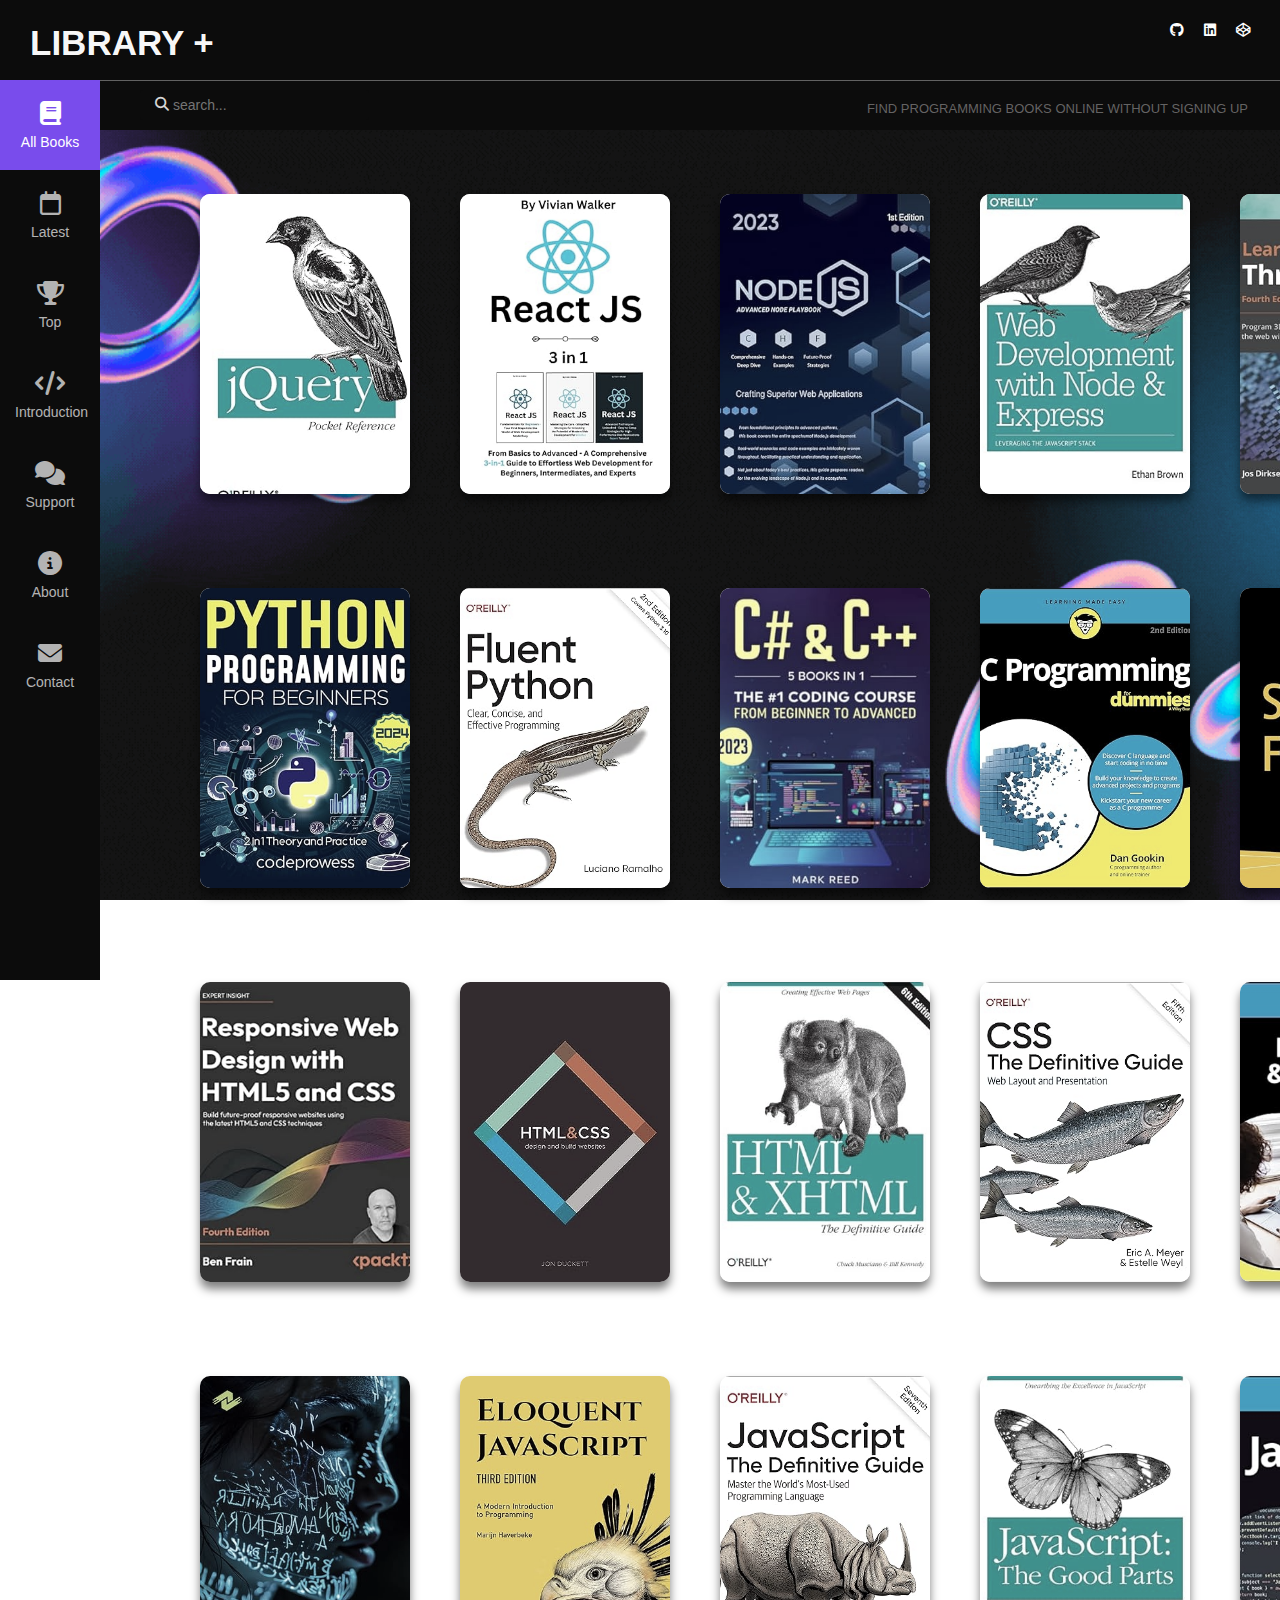
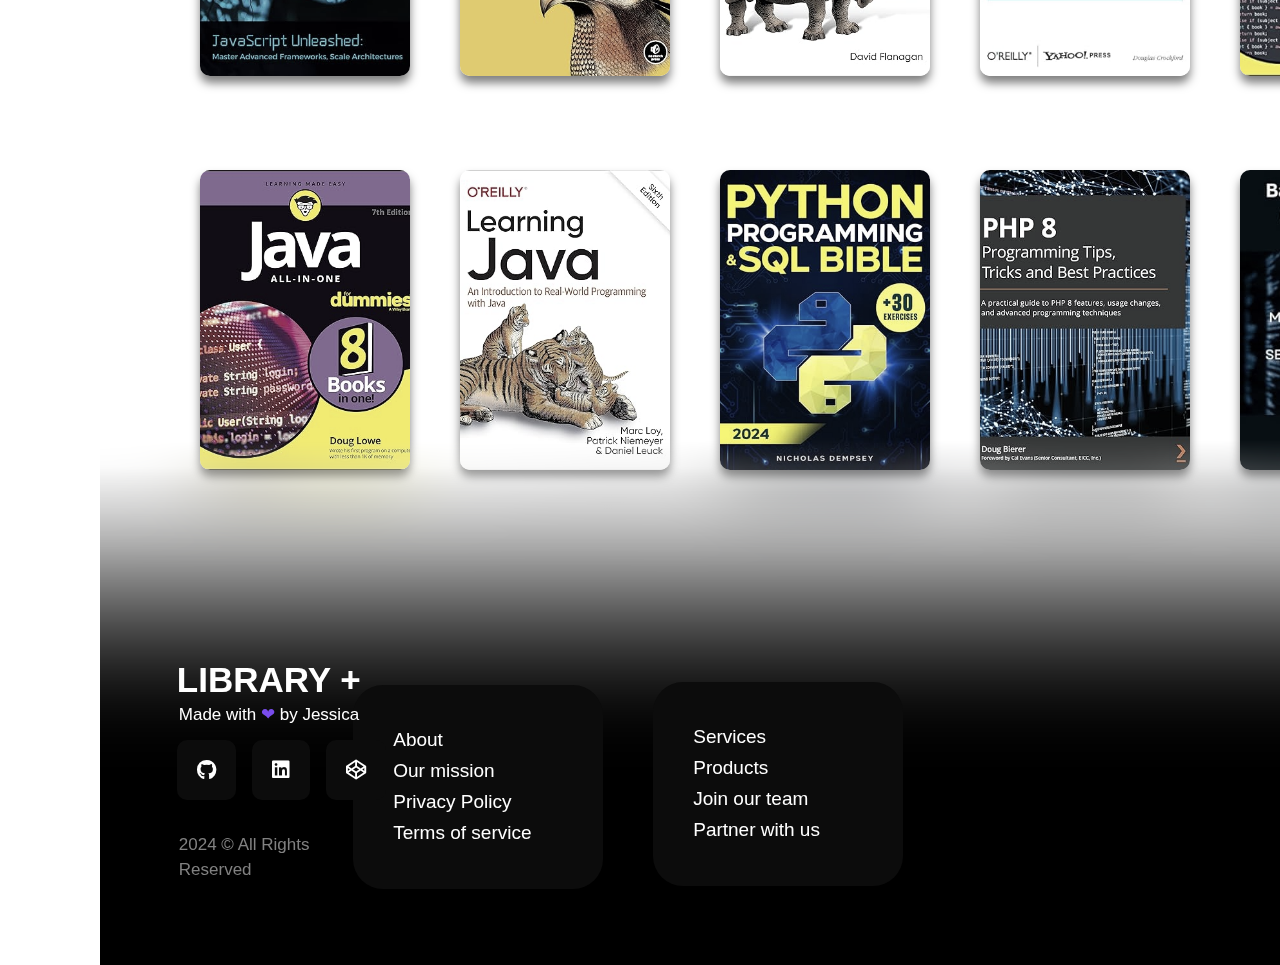
<file: index.html>
<!DOCTYPE html>
<html lang="en">
<head>
    <meta charset="UTF-8">
    <meta name="viewport" content="width=device-width, initial-scale=1.0">
    <title>LIBRARY + [Programming Books]</title>
    <link rel="icon" type="images/logo.png" href="images/logo.png">
    <link rel="stylesheet" href="style.css">
    <link rel="stylesheet" href="style2.css">
    <!--icons-->
    <link rel="stylesheet" href="https://cdnjs.cloudflare.com/ajax/libs/font-awesome/6.5.1/css/all.min.css">
</head>
<body class="overview">
    <div class="sidebar sb-left">
        <nav class="mobile-nav">
          <ul>
            <li class="active"><a href="index.html"><i class="fa-solid fa-book"></i><span>All Books</span></a></li>
            <li><a href="index-latest.html"><i class="fa-regular fa-calendar"></i><span>Latest</span></a></li>
            <li><a href="index-top.html"><i class="fa fa-trophy"></i><span>Top</span></a></li>
            <li><a href="index-introduction.html"><i class="fa-solid fa-code"></i><span>Introduction</span></a></li>
            <li><a href="index-support.html"><i class="fa-solid fa-comments"></i><span>Support</span></a></li>
            <li><a href="index-about.html"><i class="fa-solid fa-circle-info"></i><span>About</span></a></li>
            <li><a href="index-contact.html"><i class="fa fa-envelope"></i><span>Contact</span></a></li>
        </ul>
        </nav>
      </div>

    <div id="site-container">
    <main id="main">
    <header id="main-header">
        <div class="inner-container">
              <h1><a href="#" class="logo"></a></h1>
              <ul class="header-nav">
                <li><a href="https://github.com/" target="_blank" rel="nofollow"><i class="fa-brands fa-github"></i></a></li>
                <li><a href="https://linkedin.com" target="_blank" rel="nofollow"><i class="fa-brands fa-linkedin"></i></a></li>
                <li><a href="https://www.codepen.io/" target="_blank" rel="nofollow"><i class="fa-brands fa-codepen"></i></a></li>
              </ul>
        </div>
    </header>
        <div id="header-secondary">
          <div class="inner-container">
            <nav class="filters">
                <ul>
                    <li class="dropdown genre-filter">
                    <li class="search">
                    <form method="get" role="form" id="searchform" autocomplete="off" action="">
                      <i class="fa fa-search"></i>
                      <input type="text" name="" id="find" placeholder="search..." onkeyup="search()">
                    </form>
                    <div class="live-search"></div>
                  </li>
                </ul>
              </nav>
            <p id="slogan">Find Programming Books Online without Signing Up</p>
          </div>
        </div>

        <section style="margin-left: -150px;">
        <!--books-->
        <div class="wrapper"> <!--javascript-->
          <div class="product">
            <img src="books/javascript/06_cover.jpg" alt="image url">
              <div class="overlay">
              <h3 class="text-h1" style="color: #794CEC; font-size:20px;">jQuery</h3>
              <h6 style="align-items: center; justify-content:center; display:flex; color:#bbb;">by David Flanagan </h6>
              <p class="text-p">
                jQuery is the "write less, do more" JavaScript library
              </p>
              <a href="https://www.amazon.com/jQuery-Pocket-Reference-Read-Learn-ebook/dp/B004GTLFDM/ref=sr_1_1?dib=eyJ2IjoiMSJ9.wtJo-pk6cWGtPrUaQYVoyw.PBrepHOSWYY4X3R998EL9q7x0O-Ktm2yTr1M8WmcNuE&dib_tag=se&keywords=jQuery+Pocket+Reference+-+by+David+Flanagan&s=digital-text&sr=1-1">
                <button>Get Now!</button></a>
              </div>
            </div>
            <div class="product">
              <img src="books/javascript/07_cover.jpg" alt="image url">
                <div class="overlay">
                <h3 class="text-h1" style="color: #794CEC; font-size:20px;">React JS</h3>
                <h6 style="align-items: center; justify-content:center; display:flex; color:#bbb;">by Vivian Walker </h6>
                <p class="text-p">
                  React JS: From Basics to Advanced - A Comprehensive 3-in-1 Guide
                </p>
                <a href="https://www.amazon.com/React-Comprehensive-Effortless-Development-Intermediates-ebook/dp/B0C6N1W7L8/ref=sr_1_4?crid=3CPJQEFWM537G&dib=eyJ2IjoiMSJ9.[base64].j6NU3y3ZIYew7H3sZaf9UIRMZyr15nwrTKtMY-DDk8o&dib_tag=se&keywords=react+js&qid=1711575029&s=digital-text&sprefix=react+js%2Cdigital-text%2C303&sr=1-4">
                  <button>Get Now!</button></a>
                </div>
              </div>
              <div class="product">
                <img src="books/javascript/08_cover.jpg" alt="image url">
                  <div class="overlay">
                  <h3 class="text-h1" style="color: #794CEC; font-size:20px;">Node JS</h3>
                  <h6 style="align-items: center; justify-content:center; display:flex; color:#bbb;">by Jiho Seok </h6>
                  <p class="text-p">
                    this guide is designed for professionals who aim for an in-depth mastery of Node.js
                  </p>
                  <a href="https://www.amazon.com/Node-js-Advanced-Playbook-Crafting-Applications-ebook/dp/B0CKZDS9T6/ref=sr_1_14?crid=3H8ERU2ZYUTD5&dib=eyJ2IjoiMSJ9.[base64].wETeb0eKY1G-LaCmsrP7ipecJslwfKS3sTRP2oLDEMI&dib_tag=se&keywords=node+js&qid=1711575140&s=digital-text&sprefix=no+js%2Cdigital-text%2C309&sr=1-14">
                    <button>Get Now!</button></a>
                  </div>
                </div>
                <div class="product">
                  <img src="books/javascript/09_cover.jpg" alt="image url">
                    <div class="overlay">
                    <h3 class="text-h1" style="color: #794CEC; font-size:20px;"> Node & Express</h3>
                    <h6 style="align-items: center; justify-content:center; display:flex; color:#bbb;">by Ethan Brown </h6>
                    <p class="text-p">
                      Learn how to build dynamic web applications with Express
                    </p>
                    <a href="https://www.amazon.com/DEVELOPMENT-NODE-EXPRESS-Ethan-Brown-ebook/dp/B0B8DPBVC2/ref=sr_1_4?crid=N8IYIKQZFW4X&dib=eyJ2IjoiMSJ9.[base64].5_IHjZtJab3QHI8prL55SlK3szxI7cKJc4snx55Uk2k&dib_tag=se&keywords=node+%26+express&qid=1711575349&s=digital-text&sprefix=node+%26+expre%2Cdigital-text%2C247&sr=1-4">
                      <button>Get Now!</button></a>
                    </div>
                  </div>
            <div class="product">
            <img src="books/javascript/10_cover.jpg" alt="image url">
              <div class="overlay">
              <h3 class="text-h1" style="color: #794CEC; font-size:20px;">Three.js</h3>
              <h6 style="align-items: center; justify-content:center; display:flex; color:#bbb;">by Jos Dirksen </h6>
              <p class="text-p">
                Become a creative JavaScript professional by creating and animating 3D graphics 
              </p>
              <a href="https://www.amazon.com/Learn-Three-js-Programming-animations-visualisations-ebook/dp/B0B12QZ2XH/ref=sr_1_1?crid=37BEECGN7GB7P&dib=eyJ2IjoiMSJ9.[base64].fMP91BvMeXZ71FPrvDQiQ0jvsmIWrtrTXXB8FdrRTUI&dib_tag=se&keywords=three+js&qid=1711575427&s=digital-text&sprefix=three+js%2Cdigital-text%2C255&sr=1-1">
                <button>Get Now!</button></a>
              </div>
            </div>
        </div>
        
        <div class="wrapper"> <!--python & c-->
          <div class="product">
            <img src="books/python&c-family/01_cover.jpg" alt="image url">
              <div class="overlay">
              <h3 class="text-h1" style="color: #794CEC; font-size:20px;">Python <br> for beginners</h3>
              <h6 style="align-items: center; justify-content:center; display:flex; color:#bbb;">by codeprowess  </h6>
              <p class="text-p">
                Learn python quickly and smartly
              </p>
              <a href="https://www.amazon.com/Python-Programming-Beginners-Hands-Interactive-ebook/dp/B0CQ9K43RZ/ref=sr_1_16?crid=1RET48XY993HA&dib=eyJ2IjoiMSJ9.[base64].c-5hDE_FFGa6Ez677HnswAwzASsBYFQIMFDUfLphIFU&dib_tag=se&keywords=python+beginner&qid=1711575588&s=digital-text&sprefix=python+be%2Cdigital-text%2C376&sr=1-16">
                <button>Get Now!</button></a>
              </div>
            </div>
            <div class="product">
              <img src="books/python&c-family/02_cover.jpg" alt="image url">
                <div class="overlay">
                <h3 class="text-h1" style="color: #794CEC; font-size:20px;">Fluent Python</h3>
                <h6 style="align-items: center; justify-content:center; display:flex; color:#bbb;">by Luciano Ramalho</h6>
                <p class="text-p">
                  Discoveridiomatic Python 3 features beyond your past experience
                </p>
                <a href="https://www.amazon.com/Fluent-Python-Luciano-Ramalho-ebook/dp/B09WZJMMJP/ref=sr_1_1?crid=1HCVY12B9ROUV&dib=eyJ2IjoiMSJ9.[base64].bbwuqOg21ok5abIIfpdoOOiLOLZ8DmYgt-aVgT5ftm8&dib_tag=se&keywords=python+fluent&qid=1711575769&s=digital-text&sprefix=python+fluent%2Cdigital-text%2C208&sr=1-1">
                  <button>Get Now!</button></a>
                </div>
              </div>
              <div class="product">
                <img src="books/python&c-family/03_cover.jpg" alt="image url">
                  <div class="overlay">
                  <h3 class="text-h1" style="color: #794CEC; font-size:20px;">C# & C++</h3>
                  <h6 style="align-items: center; justify-content:center; display:flex; color:#bbb;">by Mark Reed   </h6>
                  <p class="text-p">
                    The #1 Coding Course from Beginner to Advanced
                  </p>
                  <a href="https://www.amazon.com/Coding-Beginner-Advanced-Computer-Programming-ebook/dp/B0C1ZPZC1Y/ref=sr_1_1?crid=2NGG3TWC2EHTX&dib=eyJ2IjoiMSJ9.[base64].viHFiTAqyIXxnrvyf7RFCmfgVM6ldPv6iCZyDwKjQyk&dib_tag=se&keywords=c+and+c%23+mark+reed&qid=1711575901&s=digital-text&sprefix=c+and+c+mark+re%2Cdigital-text%2C279&sr=1-1">
                    <button>Get Now!</button></a>
                  </div>
                </div>
                <div class="product">
                  <img src="books/python&c-family/04_cover.jpg" alt="image url">
                    <div class="overlay">
                    <h3 class="text-h1" style="color: #794CEC; font-size:20px;"> C for dummies</h3>
                    <h6 style="align-items: center; justify-content:center; display:flex; color:#bbb;">by Dan Gookin </h6>
                    <p class="text-p">
                      This book covers everything you need to begin writing programs
                    </p>
                    <a href="https://www.amazon.com/C-Programming-Dummies-Dan-Gookin-ebook/dp/B08KRXX54K/ref=sr_1_1?crid=3AM0Z57TFJ5F6&dib=eyJ2IjoiMSJ9.[base64].REEo7bpA4DFa_DfFZZuN15iGMp2EmGEdMph4_TTQ9aQ&dib_tag=se&keywords=c+for+dummies&qid=1711576063&s=digital-text&sprefix=c+for+%2Cdigital-text%2C283&sr=1-1">
                      <button>Get Now!</button></a>
                    </div>
                  </div>
            <div class="product">
            <img src="books/python&c-family/05_cover.jpg" alt="image url">
              <div class="overlay">
              <h3 class="text-h1" style="color: #794CEC; font-size:20px;">Stylish F#</h3>
              <h6 style="align-items: center; justify-content:center; display:flex; color:#bbb;">by Kit Eason  </h6>
              <p class="text-p">
                This book  helping you make the most educated and valuable design choices
              </p>
              <a href="https://www.amazon.com/Stylish-Crafting-Elegant-Functional-Code-ebook/dp/B09N16X8HN/ref=sr_1_1?crid=2XQU90OF2Z4H9&dib=eyJ2IjoiMSJ9.16lGdrS0C9JyAKjm4YfA00IxInJyeWhY6DpnypvYp5A.FsuU6YvJUv0yUuG4yqF2ki1nLWQPsUcL2wJn0m-fEOg&dib_tag=se&keywords=stylish+f%23&qid=1711576171&s=digital-text&sprefix=stylish+f+%2Cdigital-text%2C349&sr=1-1">
                <button>Get Now!</button></a>
              </div>
            </div>
        </div>

        <div class="wrapper"> <!--html&css-->
          <div class="product">
            <img src="books/html&css/01_cover.jpg" alt="image url">
              <div class="overlay">
              <h3 class="text-h1" style="color: #794CEC; font-size:20px;">HTML5 and CSS</h3>
              <h6 style="align-items: center; justify-content:center; display:flex; color:#bbb;">by Ben Frain  </h6>
              <p class="text-p">
                create a single UI that works flawlessly on mobile phones, tablets, and desktops
              </p>
              <a href="https://www.amazon.com/Responsive-Web-Design-HTML5-CSS-ebook/dp/B0B25BX7CW/ref=sr_1_3?crid=K355DL16CTV9&dib=eyJ2IjoiMSJ9.[base64].bSY41SqTMmV1bxadczGV_6D15LpT8n4blgeeLjPqSaA&dib_tag=se&keywords=responsive+web+design&qid=1711576298&s=digital-text&sprefix=responsive+web+de%2Cdigital-text%2C255&sr=1-3">
                <button>Get Now!</button></a>
              </div>
            </div>
            <div class="product">
              <img src="books/html&css/02_cover.jpg" alt="image url">
                <div class="overlay">
                <h3 class="text-h1" style="color: #794CEC; font-size:20px;">HTML & CSS</h3>
                <h6 style="align-items: center; justify-content:center; display:flex; color:#bbb;">by Chuck Musciano  </h6>
                <p class="text-p">
                  Lorem ipsum dolor sit amet consectetur, adipisicing elit.
                </p>
                <a href="https://www.amazon.com/HTML-CSS-Design-Build-Websites/dp/1118008189/ref=sr_1_1?dib=eyJ2IjoiMSJ9.[base64].VqS5-e2siX0CA4sA74XYLDXjklrlcfmzO3TC1CBx6eU&dib_tag=se&keywords=html+and+css+design+and+build+websites&sr=8-1">
                  <button>Get Now!</button></a>
                </div>
              </div>
              <div class="product">
                <img src="books/html&css/03_cover.jpg" alt="image url">
                  <div class="overlay">
                  <h3 class="text-h1" style="color: #794CEC; font-size:20px;">HTML & HTMLX</h3>
                  <h6 style="align-items: center; justify-content:center; display:flex; color:#bbb;">by codeprowess  </h6>
                  <p class="text-p">
                    most comprehensive, up-to-date book available on HTML and XHTML
                  </p>
                  <a href="https://www.amazon.com/HTML-XHTML-Definitive-Guide-ebook/dp/B0043D2F2Q/ref=sr_1_1?crid=3HJJBFA3MSMV0&dib=eyJ2IjoiMSJ9.mfTtDRLKcuNYE6xCbgSbqSZxPsNWD1Z1gY1CkNMS0ICXU3MnrGKidc4Qog-P9oWO7u3S0ffpAj7Wr97C8I1AuKjfHOmgXNhF_IbW0qWAjood6sWkJY7B57bGmVKZwV7T.0GeerPUNnZcLCN_KSqstsSUqgpJbQn7Pq3WYypa_n3Y&dib_tag=se&keywords=html+htmlx+definitive+guide&qid=1711576845&s=digital-text&sprefix=html+htmlx+definitivr+gui%2Cdigital-text%2C248&sr=1-1">
                    <button>Get Now!</button></a>
                  </div>
                </div>
                <div class="product">
                  <img src="books/html&css/04_cover.jpg" alt="image url">
                    <div class="overlay">
                    <h3 class="text-h1" style="color: #794CEC; font-size:20px;">CSS</h3>
                    <h6 style="align-items: center; justify-content:center; display:flex; color:#bbb;">by Eric Meyer  </h6>
                    <p class="text-p">
                      a comprehensive guide to CSS implementation
                    </p>
                    <a href="https://www.amazon.com/CSS-Definitive-Guide-Eric-Meyer-ebook/dp/B0C6NN4922/ref=sr_1_1?crid=3RQ89QL5AMJ34&dib=eyJ2IjoiMSJ9.[base64].o7UgjTA-Ecdp5hYo2J4Nlcs-IuHZQKwBcmZG8rRker0&dib_tag=se&keywords=css+definitive+guide&qid=1711576919&s=digital-text&sprefix=cssdefinitive+guide%2Cdigital-text%2C511&sr=1-1">
                      <button>Get Now!</button></a>
                    </div>
                  </div>
            <div class="product">
            <img src="books/html&css/05_cover.jpg" alt="image url">
              <div class="overlay">
              <h3 class="text-h1" style="color: #794CEC; font-size:20px;">html, css & javascript</h3>
              <h6 style="align-items: center; justify-content:center; display:flex; color:#bbb;">by Paul McFedries  </h6>
              <p class="text-p">
                The essentials you need for website design and creation.
              </p>
              <a href="https://www.amazon.com/HTML-JavaScript-All-One-Dummies-ebook/dp/B0CC728DRZ/ref=sr_1_1?crid=3FCUJJRWA29OD&dib=eyJ2IjoiMSJ9.[base64].tg-Pt09huApb7GOB9Lf82jaSGUe8PmrJhqx6EK2UV0o&dib_tag=se&keywords=html+css+javascript+all+in+dummies&qid=1711577023&s=digital-text&sprefix=html+css+javascript+all+in+dummie%2Cdigital-text%2C316&sr=1-1">
                <button>Get Now!</button></a>
              </div>
            </div>
        </div>
        
        <div class="wrapper"> <!--javascript-->
          <div class="product">
            <img src="books/javascript/01_cover.jpeg" alt="image url">
              <div class="overlay">
              <h3 class="text-h1" style="color: #794CEC; font-size:20px;">Javascript Unslashed</h3>
              <h6 style="align-items: center; justify-content:center; display:flex; color:#bbb;">by Kevin Wirth </h6>
              <p class="text-p">
                Master Advanced Frameworks, Scale Architectures
              </p>
              <a href="https://www.amazon.com/JavaScript-Unleashed-Frameworks-Architectures-Comprehensive/dp/B0CRL4SK38/ref=sr_1_3?dib=eyJ2IjoiMSJ9.[base64].YNW-7PHEBZo6mQdlrBk2v3QTnbUzcehKc92Ho5v6o_o&dib_tag=se&keywords=javascript+unleashed&sr=8-3">
                <button>Get Now!</button></a>
              </div>
            </div>
            <div class="product">
              <img src="books/javascript/02_cover.jpg" alt="image url">
                <div class="overlay">
                <h3 class="text-h1" style="color: #794CEC; font-size:20px;">Eloquent Javascript</h3>
                <h6 style="align-items: center; justify-content:center; display:flex; color:#bbb;">by Marijn Haverbeke  </h6>
                <p class="text-p">
                  Eloquent JavaScript dives deep into the JavaScript language
                </p>
                <a href="https://www.amazon.com/Eloquent-JavaScript-3rd-Introduction-Programming-ebook/dp/B07C96Q217/ref=sr_1_1?crid=2HP2A3IT7PC25&dib=eyJ2IjoiMSJ9.[base64].SoY23tV-jLlaGEhcDrLVmOTsfW_WOBvpq2f4NPpTnE8&dib_tag=se&keywords=Eloquent+Javascript&qid=1711632987&s=digital-text&sprefix=eloquent+javascript%2Cdigital-text%2C378&sr=1-1">
                  <button>Get Now!</button></a>
                </div>
              </div>
              <div class="product">
                <img src="books/javascript/03_cover.jpg" alt="image url">
                  <div class="overlay">
                  <h3 class="text-h1" style="color: #794CEC; font-size:20px;">Javascript <br> The Devinitive Guide</h3>
                  <h6 style="align-items: center; justify-content:center; display:flex; color:#bbb;">by David Flanagan </h6>
                  <p class="text-p">
                    The most comprehensive JavaScript material
                  </p>
                  <a href="https://www.amazon.com/JavaScript-Definitive-Most-Used-Programming-Language-ebook/dp/B088P9Q6BB/ref=sr_1_1?crid=1B47OXB1DZ1U6&dib=eyJ2IjoiMSJ9.[base64].xUNXG8wgssqz_GQqsuibK3Zj1fOgPaiHz7I1NRTPksU&dib_tag=se&keywords=javascript+the+definitive+guide&qid=1711633116&s=digital-text&sprefix=javascript+the+definitive+guide%2Cdigital-text%2C455&sr=1-1">
                    <button>Get Now!</button></a>
                  </div>
                </div>
                <div class="product">
                  <img src="books/javascript/04_cover.jpg" alt="image url">
                    <div class="overlay">
                    <h3 class="text-h1" style="color: #794CEC; font-size:20px;">Javascript <br> The Good Parts</h3>
                    <h6 style="align-items: center; justify-content:center; display:flex; color:#bbb;">by Douglas Crockford  </h6>
                    <p class="text-p">
                      a detailed look at all the genuinely elegant parts of JavaScript
                    </p>
                    <a href="https://www.amazon.com/JavaScript-Good-Parts-ebook/dp/B0026OR2ZY/ref=sr_1_1?crid=HV4H9LZO9J18&dib=eyJ2IjoiMSJ9.[base64].Ya65jCo7_JSDK1NO8dBbZw7ivXuM3o34QgxmkH9hB_c&dib_tag=se&keywords=Javascript+The+Good+Parts&qid=1711633242&s=digital-text&sprefix=javascript+the+good+parts%2Cdigital-text%2C591&sr=1-1">
                      <button>Get Now!</button></a>
                    </div>
                  </div>
            <div class="product">
            <img src="books/javascript/05_cover.jpg" alt="image url">
              <div class="overlay">
              <h3 class="text-h1" style="color: #794CEC; font-size:20px;">Javascript <br> all-in-one</h3>
              <h6 style="align-items: center; justify-content:center; display:flex; color:#bbb;">by Chris Minnick </h6>
              <p class="text-p">
                a complete introduction to JavaScript and how it’s used in the real world
              </p>
              <a href="https://www.amazon.com/JavaScript-All-Dummies-Chris-Minnick-ebook/dp/B0C1RJ9H36/ref=sr_1_1?crid=10CU0JVC8FKWX&dib=eyJ2IjoiMSJ9.[base64].-smfU4TzZZ9oMpYiPdpYwe-bVJTe68c9uctIrdVLuOQ&dib_tag=se&keywords=Javascript+all-in-one+dummies&qid=1711633367&s=digital-text&sprefix=javascript+all-in-one+dummie%2Cdigital-text%2C282&sr=1-1">
                <button>Get Now!</button></a>
              </div>
            </div>
        </div>

        <div class="wrapper"> <!--other-->
          <div class="product">
            <img src="books/other languages/01_cover.jpg" alt="image url">
              <div class="overlay">
              <h3 class="text-h1" style="color: #794CEC; font-size:20px;">Java <br> all-in-one</h3>
              <h6 style="align-items: center; justify-content:center; display:flex; color:#bbb;">by Doug Lowe  </h6>
              <p class="text-p">
                the most well-rounded Java knowledge on the market
              </p>
              <a href="https://www.amazon.com/Java-All-One-Dummies-Doug-ebook/dp/B0BRVXZBZW/ref=sr_1_1?crid=AUUQZH5EFEKI&dib=eyJ2IjoiMSJ9.nj8ZxxFCDyvjO50hk3zghSEeW72aW3mKVPKiSE8Ek-s3aemKYGfO6cGqzv7gh-5GdByk_odFOvOgLcYxin8SBK_9WeSe49XZ5_AVMdiC6h1PMvyRBijQuf8q215kPp5PuqPqGYhEYdwRMrnWAUqpxuQBzW2ohTZLYQdoxMK_aBKY2oqGOahYeDZj5NfzuCiW.adAk_pAtDGE5_jWcMBdxsFjqf6rh6_tCwdhwg-jou98&dib_tag=se&keywords=Java+all-in-one+dummies&qid=1711633766&s=digital-text&sprefix=javascript+all-in-one+dummies%2Cdigital-text%2C504&sr=1-1">
                <button>Get Now!</button></a>
              </div>
            </div>
            <div class="product">
              <img src="books/other languages/02_cover.jpg" alt="image url">
                <div class="overlay">
                <h3 class="text-h1" style="color: #794CEC; font-size:20px;">Learning Java</h3>
                <h6 style="align-items: center; justify-content:center; display:flex; color:#bbb;">by Marc Loy </h6>
                <p class="text-p">
                  Ideal for working programmers new to Java
                </p>
                <a href="https://www.amazon.com/Learning-Java-Marc-Loy-ebook/dp/B0CFWT5X6T/ref=sr_1_1?crid=37EZBBSQ93QYP&dib=eyJ2IjoiMSJ9.fHybIVspI9Leh4k1mhaeBtkz0Lp1c-78aB4CJyHIW1Ci50ABJla65mv47zJedtwcmAkj3POKLCJty6yznfDCLTm9JSfu6l8nX3Ws9itlpXw.T70-ots8eL5fbmrLFexVgv9h8OBgtJa-YOmERUpikZU&dib_tag=se&keywords=learning+java+marc+loy&qid=1711633874&s=digital-text&sprefix=learning+java+marc+%2Cdigital-text%2C344&sr=1-1">
                  <button>Get Now!</button></a>
                </div>
              </div>
              <div class="product">
                <img src="books/other languages/03_cover.jpg" alt="image url">
                  <div class="overlay">
                  <h3 class="text-h1" style="color: #794CEC; font-size:20px;">Python & SQL</h3>
                  <h6 style="align-items: center; justify-content:center; display:flex; color:#bbb;">by Nicholas Dempsey  </h6>
                  <p class="text-p">
                    This book is your key to unlocking the potential of these languages
                  </p>
                  <a href="https://www.amazon.com/Python-Programming-SQL-Bible-Hands-ebook/dp/B0CH8QH8B9/ref=sr_1_3?crid=W9WRJDJA42OZ&dib=eyJ2IjoiMSJ9.[base64].8vvI-lPubBipnYPJzMot01NIjjyWc1r_iLq4G8BRRTI&dib_tag=se&keywords=sql+bible&qid=1711633976&s=digital-text&sprefix=sql+bibl%2Cdigital-text%2C317&sr=1-3">
                    <button>Get Now!</button></a>
                  </div>
                </div>
                <div class="product">
                  <img src="books/other languages/04_cover.jpg" alt="image url">
                    <div class="overlay">
                    <h3 class="text-h1" style="color: #794CEC; font-size:20px;">PHP 8</h3>
                    <h6 style="align-items: center; justify-content:center; display:flex; color:#bbb;">by Doug Bierer</h6>
                    <p class="text-p">
                      Discover effective techniques, workarounds, and expert guidance
                    </p>
                    <a href="https://www.amazon.com/Programming-Tips-Tricks-Best-Practices-ebook/dp/B0964DS7KN/ref=sr_1_3?crid=1Q0V0XZH7ZFWV&dib=eyJ2IjoiMSJ9.[base64].pGB5Ss73JjDlMbL4V2wtJsxtHc5RZlhKvKGudENf9xE&dib_tag=se&keywords=php+8&qid=1711634087&s=digital-text&sprefix=php+8%2Cdigital-text%2C347&sr=1-3">
                      <button>Get Now!</button></a>
                    </div>
                  </div>
                  <div class="product">
                  <img src="books/other languages/05_cover.jpg" alt="image url">
                    <div class="overlay">
                    <h3 class="text-h1" style="color: #794CEC; font-size:20px;">Bash  for Cyber- <br> security</h3>
                    <h6 style="align-items: center; justify-content:center; display:flex; color:#bbb;">by Jeffery Owens</h6>
                    <p class="text-p">
                      your key to unlocking the full potential of Bash scripting
                    </p>
                    <a href="https://www.amazon.com/Bash-Scripting-Cybersecurity-Next-Generation-Proficiency-ebook/dp/B0CL785VHF/ref=sr_1_1?crid=1J80CYM49ANCZ&dib=eyJ2IjoiMSJ9.[base64].o89ODzml_2yqmtu63e38y_rG8l246R8q07EmppkiEXY&dib_tag=se&keywords=Bash+for+Cybersecurity&qid=1711634214&s=digital-text&sprefix=bash+for+cybersecurity%2Cdigital-text%2C334&sr=1-1">
                      <button>Get Now!</button></a>
                    </div>
                  </div>
        </div>
      </main></section>

        <!--footer-->
   <div class="footer-container">
    <footer id="footer">
      <div class="col col1">
        <h3 style="font-size: 35px; text-align:left;">LIBRARY +</h3>
        <p style="text-align:left; margin-top:0; margin-bottom:10px; font-size: 17px;">Made with <span style="color: #794CEC;">❤</span> by Jessica</p>
        <!--social icons-->
        <div class="social-wrapper">
          <ul class="social">
            <li class="icon-wrapper"><a href="https://github.com/" target="_blank" rel="nofollow"><i class="fa-brands fa-github"></i></a></li>
            <li class="icon-wrapper"><a href="https://linkedin.com" target="_blank" rel="nofollow"><i class="fa-brands fa-linkedin"></i></a></li>
            <li class="icon-wrapper"><a href="https://www.codepen.io/" target="_blank" rel="nofollow"><i class="fa-brands fa-codepen"></i></a></li>
          </ul>
        <p style="color: #818181; font-size: 17px; text-align:left; margin-top:30px;">2024 © All Rights <br> Reserved</p>
      </div>
      <div class="backdrop"></div>
      </div>
       <!--links-->
       <div class="footer-card">
        <ul>
          <li><a href="">About</a></li>
          <li><a href="">Our mission</a></li>
          <li><a href="">Privacy Policy</a></li>
          <li><a href="">Terms of service</a></li>
        </ul>
      </div>
      <div class="footer-card-c">
        <ul>
          <li><a href="">Services</a></li>
          <li><a href="">Products</a></li>
          <li><a href="">Join our team</a></li>
          <li><a href="">Partner with us</a></li>
        </ul>
      </div>
      <div class="footer-card-r">
        <ul>
          <li><a href="">Download</a></li>
          <li><a href="">Mobile app</a></li>
          <li><a href="">Developers</a></li>
          <li><a href="">Security center</a></li>
        </ul>
      </div>
    </footer>
  </div>

    </div>

    <script src="script.js"></script>
    </body>
</html>
</file>
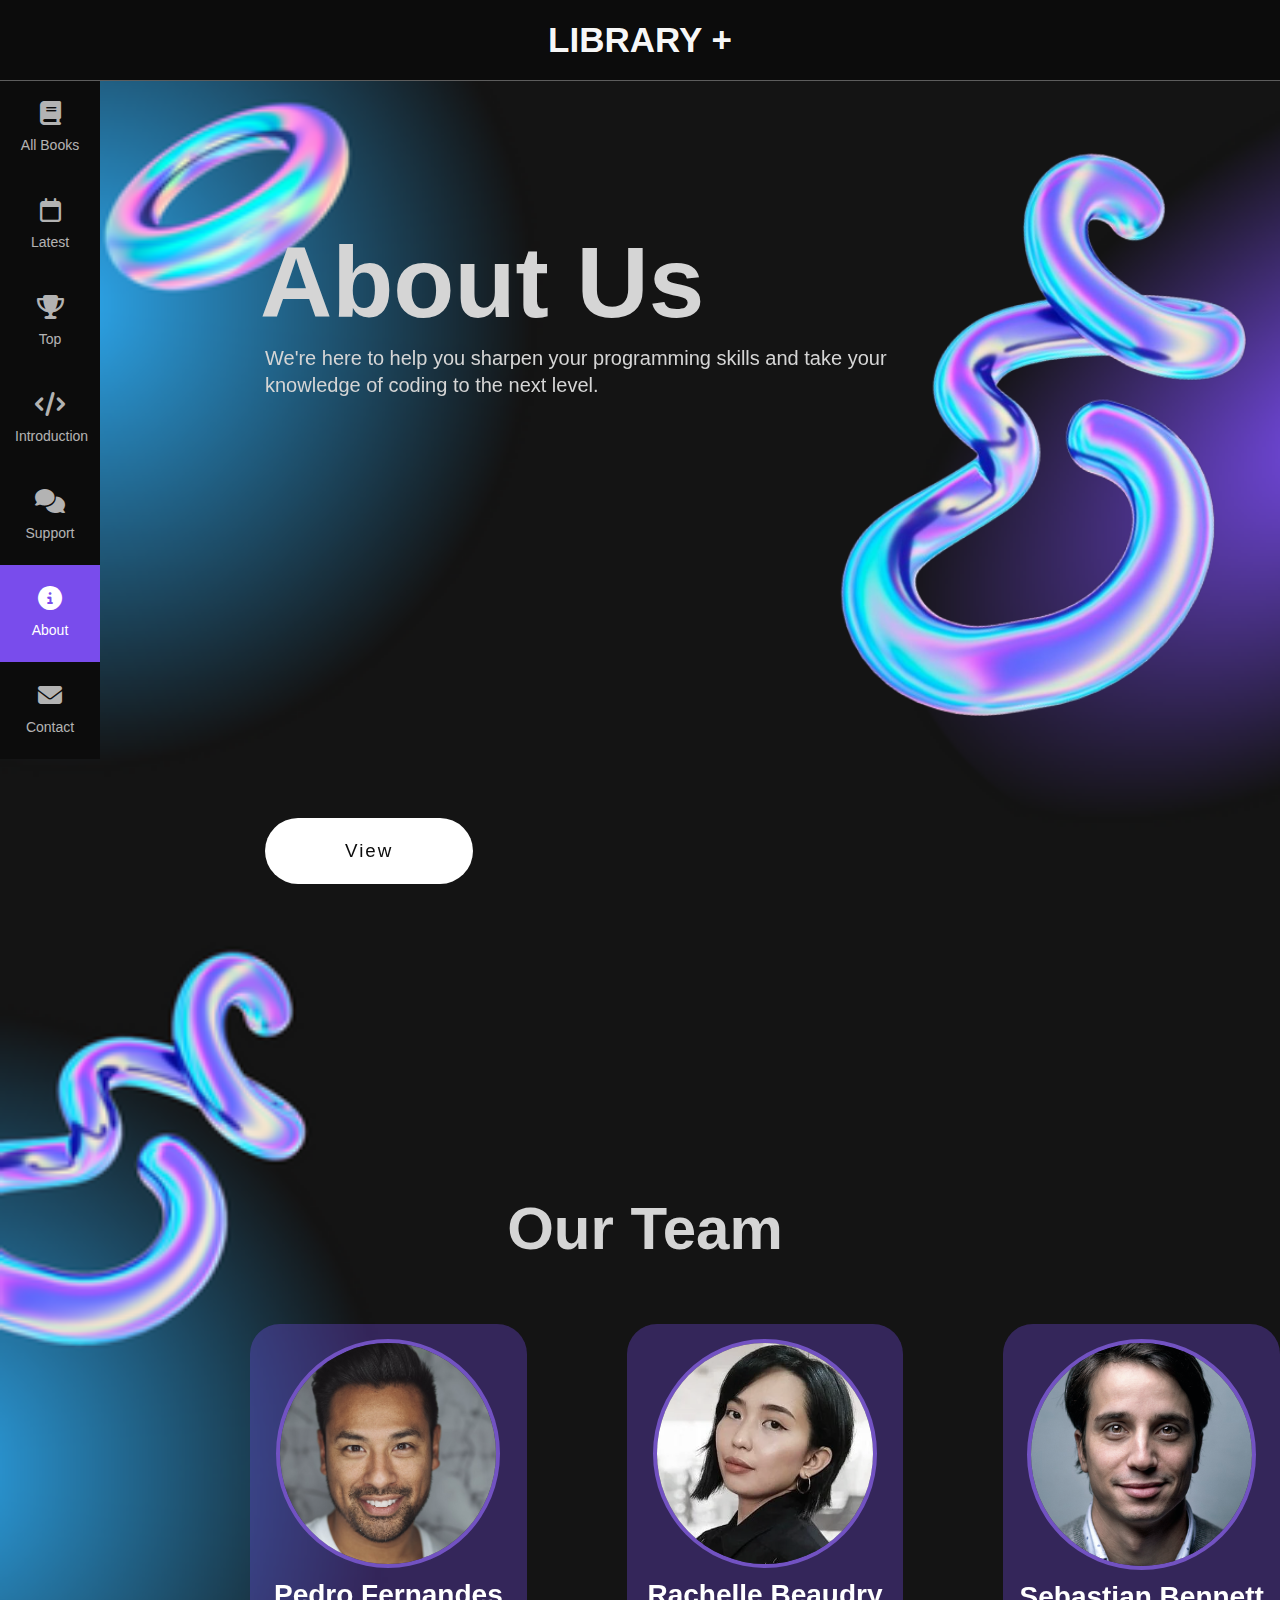
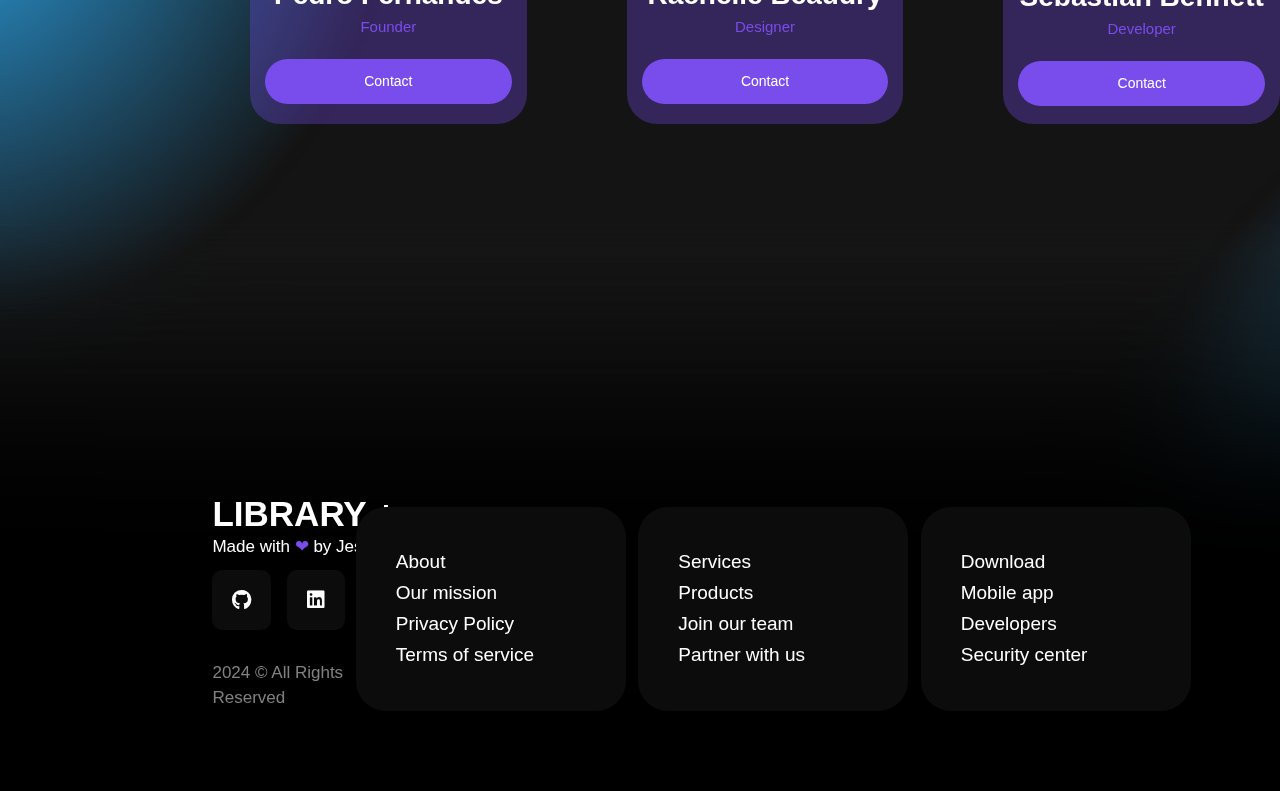
<file: index-about.html>
<!DOCTYPE html>
<html lang="en">
<head>
    <meta charset="UTF-8">
    <meta name="viewport" content="width=device-width, initial-scale=1.0">
    <title>LIBRARY + [Programming Books]</title>
    <link rel="icon" type="images/logo.png" href="images/logo.png">
    <link rel="stylesheet" href="style-about.css">
    <!--icons-->
    <link rel="stylesheet" href="https://cdnjs.cloudflare.com/ajax/libs/font-awesome/6.5.1/css/all.min.css">
    <!--bootstrap links-->

</head>
<body>
    <!--header-->
    <header id="main-header">
        <div class="inner-container">
            <h1><a href="index.html" class="logo"></a></h1>
        </div>
    </header>
           <!--side nav-->
    <div class="sidebar sb-left">
        <nav class="mobile-nav">
          <ul>
            <li><a href="index.html"><i class="fa-solid fa-book"></i><span>All Books</span></a></li>
            <li><a href="index-latest.html"><i class="fa-regular fa-calendar"></i><span>Latest</span></a></li>
            <li><a href="index-top.html"><i class="fa fa-trophy"></i><span>Top</span></a></li>
            <li><a href="index-introduction.html"><i class="fa-solid fa-code"></i><span>Introduction</span></a></li>
            <li><a href="index-support.html"><i class="fa-solid fa-comments"></i><span>Support</span></a></li>
            <li class="active"><a href="index-about.html"><i class="fa-solid fa-circle-info"></i><span>About</span></a></li>
            <li><a href="index-contact.html"><i class="fa fa-envelope"></i><span>Contact</span></a></li>
        </ul>
        </nav>
      </div>
            <!--about page-->
     
       <!--home-->
<div class="container w-75 p-5 mx-auto px-4 pt-5" id="home">
  <div class="row flex-lg-row-reverse align-items-center g-5 py-5">
    <div class="col-10 col-sm-8 col-lg-6">
      <span class="shadow-animation"></span>
    </div>
    <div class="col-lg-6" style="margin-left:150px; padding-top:230px;">
      <h1 class="display-2 fw-bold lh-1 mb-2 text-light m-4" style="font-size:100px; line-height:65px; margin-bottom:30px;">About Us</h1>
      <h6 class="1h-5 mb-2 text-light m-4" style="font-size:20px; line-height:27px; margin-left:15px;">We're here to help you sharpen your programming skills and take your <br>  knowledge  of coding to the next level.</h6>
    <div class="btn-radius">
      
      <div class="d-grid d-md-flex justify-content-md-start">
        <img src="images/14_about.PNG" alt="" 
        style="float: right; margin-left:400px; margin-top:-250px; 
        width:500px;" class="image">
        <a href="#team"> <button type="button" id="button-hover"><h6>View</h6></button></a></div>
    </div>
    </div>
  </div>
</div>
<!--team-->
<div class="container-team" id="team">
  <h1 style="font-size: 60px; margin-top:300px; margin-bottom:50px; margin-left:-230px;">Our Team</h1>
  <div class="row">
    <div class="card" style="--bc: #794CEC;;--btn: #794CEC;">
      <img src="images/person1.PNG" alt="*">
      <h2 style="font-weight: 700; font-size:200%; margin-top:0;"> Pedro Fernandes </h2>
      <p class="role">Founder</p>
      <a href="tel:+880123456789">Contact</a>
    </div>
    <div class="card" style="--bc: #794CEC;--btn: #794CEC;">
      <img src="images/person2.PNG" alt="*">
      <h2 style="font-weight: 700; font-size:200%; margin-top:0;">Rachelle Beaudry</h2>
      <p class="role">Designer</p>
      <a href="tel:+880123456789">Contact</a>
    </div>
    <div class="card" style="--bc: #794CEC;--btn: #794CEC;">
      <img src="images/person3.PNG" alt="*">
      <h2 style="font-weight: 700; font-size:200%; margin-top:0;">Sebastian Bennett</h2>
      <p class="role">Developer</p>
      <a href="tel:+880123456789">Contact</a>
    </div>
  </div>
</div>
      
                       <!--footer-->
   <div class="footer-container">
    <footer id="footer">
      <div class="col col1">
        <h3 style="font-size: 35px; text-align:left; font-weight:700;">LIBRARY +</h3>
        <p style="text-align:left; margin-top:0; margin-bottom:10px; font-size: 17px;">Made with <span style="color: #794CEC;">❤</span> by Jessica</p>
        <!--social icons-->
        <div class="social-wrapper">
          <ul class="social">
            <li class="icon-wrapper"><a href="https://github.com/" target="_blank" rel="nofollow"><i class="fa-brands fa-github"></i></a></li>
            <li class="icon-wrapper"><a href="https://linkedin.com" target="_blank" rel="nofollow"><i class="fa-brands fa-linkedin"></i></a></li>
            <li class="icon-wrapper"><a href="https://www.codepen.io/" target="_blank" rel="nofollow"><i class="fa-brands fa-codepen"></i></a></li>
          </ul>
        <p style="color: #818181; font-size: 17px; text-align:left; margin-top:30px;">2024 © All Rights <br> Reserved</p>
      </div>
      <div class="backdrop"></div>
      </div>
       <!--links-->
       <div class="footer-card">
        <ul style="list-style-type: none;">
          <li><a href="">About</a></li>
          <li><a href="">Our mission</a></li>
          <li><a href="">Privacy Policy</a></li>
          <li><a href="">Terms of service</a></li>
        </ul>
      </div>
      <div class="footer-card-c">
        <ul style="list-style-type: none;">
          <li><a href="">Services</a></li>
          <li><a href="">Products</a></li>
          <li><a href="">Join our team</a></li>
          <li><a href="">Partner with us</a></li>
        </ul>
      </div>
      <div class="footer-card-r">
        <ul style="list-style-type: none;">
          <li><a href="">Download</a></li>
          <li><a href="">Mobile app</a></li>
          <li><a href="">Developers</a></li>
          <li><a href="">Security center</a></li>
        </ul>
      </div>
    </footer>
  </div>      
</body>
</html>
</file>
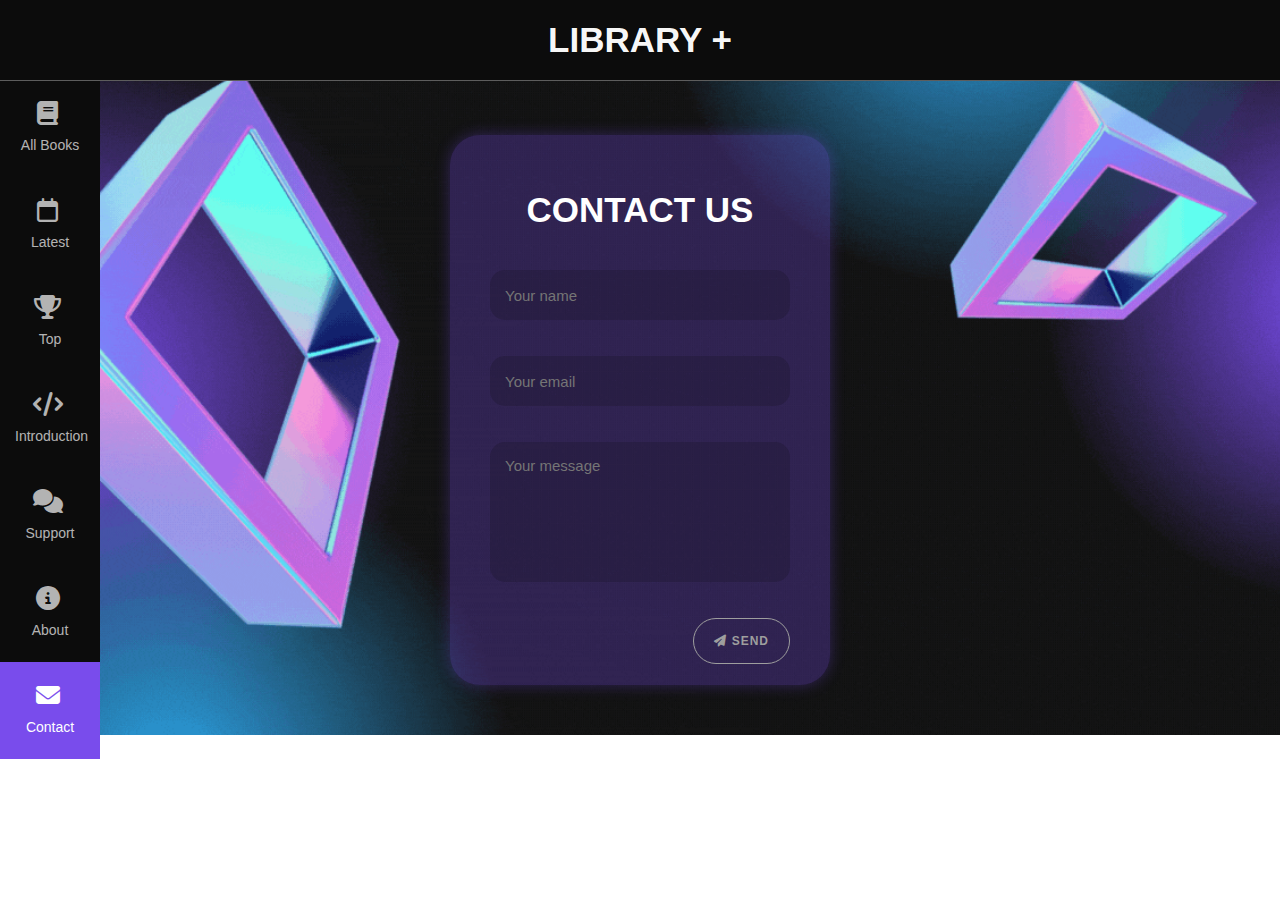
<file: index-contact.html>
<!DOCTYPE html>
<html lang="en">
<head>
    <meta charset="UTF-8">
    <meta name="viewport" content="width=device-width, initial-scale=1.0">
    <title>LIBRARY + [Programming Books]</title>
    <link rel="icon" type="images/logo.png" href="images/logo.png">
    <link rel="stylesheet" href="style-contact.css">
    <!--icons-->
    <link rel="stylesheet" href="https://cdnjs.cloudflare.com/ajax/libs/font-awesome/6.5.1/css/all.min.css">
    <!--bootstrap links-->

</head>
<body>
    <!--header-->
    <header id="main-header">
        <div class="inner-container">
            <h1><a href="index.html" class="logo"></a></h1>
        </div>
    </header>
           <!--side nav-->
    <div class="sidebar sb-left">
        <nav class="mobile-nav">
          <ul>
            <li><a href="index.html"><i class="fa-solid fa-book"></i><span>All Books</span></a></li>
            <li><a href="index-latest.html"><i class="fa-regular fa-calendar"></i><span>Latest</span></a></li>
            <li><a href="index-top.html"><i class="fa fa-trophy"></i><span>Top</span></a></li>
            <li><a href="index-introduction.html"><i class="fa-solid fa-code"></i><span>Introduction</span></a></li>
            <li><a href="index-support.html"><i class="fa-solid fa-comments"></i><span>Support</span></a></li>
            <li><a href="index-about.html"><i class="fa-solid fa-circle-info"></i><span>About</span></a></li>
            <li class="active"><a href="index-contact.html"><i class="fa fa-envelope"></i><span>Contact</span></a></li>
        </ul>
        </nav>
      </div>
            <!--about page-->
     
       <!--home-->
       <section class="contact-us" id="contact-section">
        <form id="contact" action="" method="post">
         
          <div class="section-heading">
            <h4>Contact us</h4>
          </div>
    
          <div class="inputField">
            <input type="name" name="name" id="name" placeholder="Your name" autocomplete="on" required>
            <span class="valid_info_name"></span>
          </div>
    
          <div class="inputField">
            <input type="Email" name="email" id="email" placeholder="Your email" required="" />
            <span class="valid_info_email"></span>
          </div>
    
          <div class="inputField">
            <textarea name="message" id="message" placeholder="Your message"></textarea>
            <span class="valid_info_message"></span>
          </div>
    
          <div class="inputField btn">
            <button type="submit" id="form-submit" class="main-gradient-button" disabled><i class="fa-solid fa-paper-plane"></i>Send</button>
          </div>
    
        </form>
      </section>
            
</body>
</html>
</file>
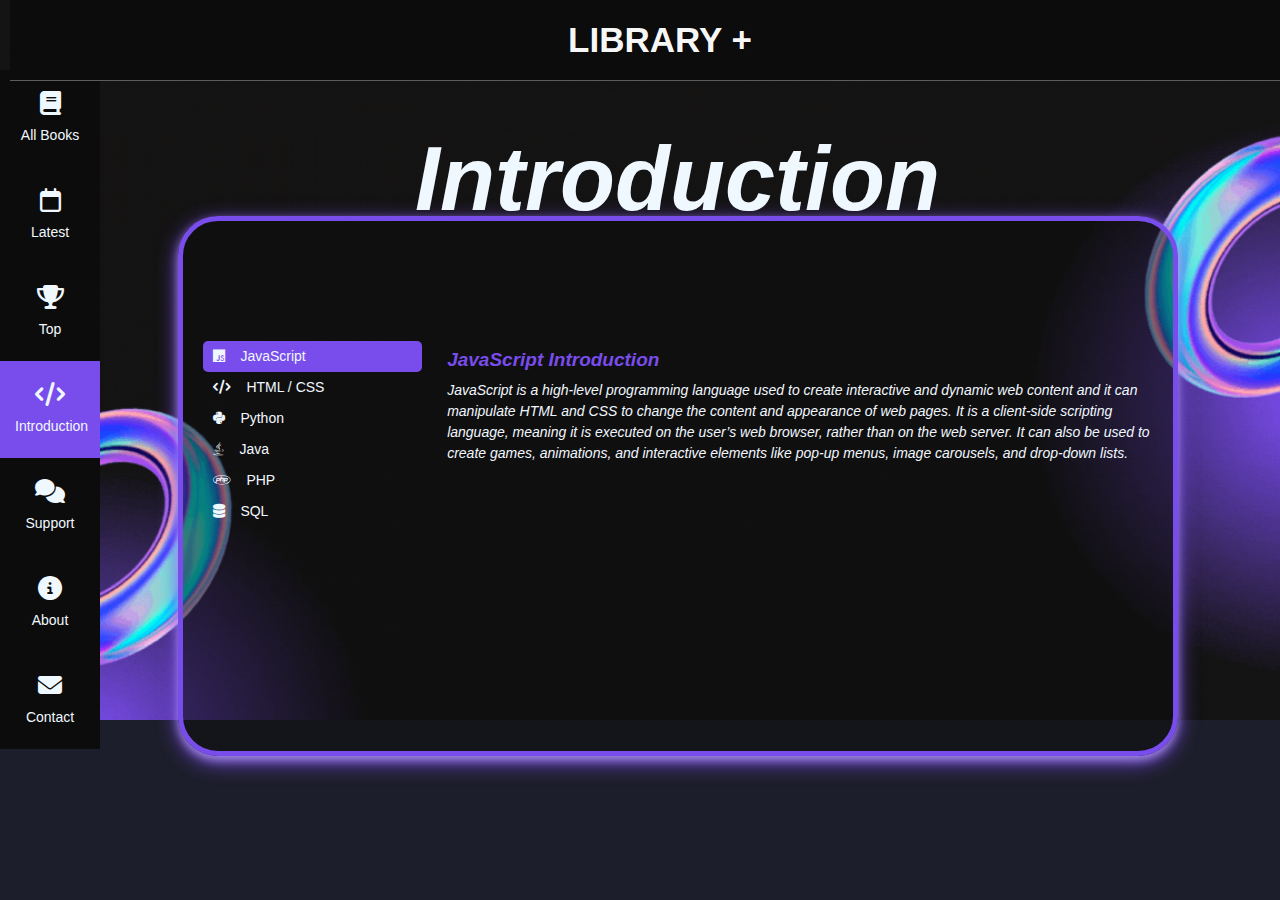
<file: index-introduction.html>
<!DOCTYPE html>
<html lang="en">
<head>
    <meta charset="UTF-8">
    <meta name="viewport" content="width=device-width, initial-scale=1.0">
    <title>LIBRARY + [Programming Books]</title>
    <link rel="icon" type="images/logo.png" href="images/logo.png">
    <link rel="stylesheet" href="style-introduction.css">
    <!--icons-->
    <link rel="stylesheet" href="https://cdnjs.cloudflare.com/ajax/libs/font-awesome/6.5.1/css/all.min.css">
</head>
<body>
    <!--header-->
    <header id="main-header">
        <div class="inner-container">
            <h1><a href="index.html" class="logo"></a></h1>
        </div>
    </header>
           <!--side nav-->
    <div class="sidebar sb-left">
        <nav class="mobile-nav">
          <ul>
            <li><a href="index.html"><i class="fa-solid fa-book"></i><span>All Books</span></a></li>
            <li><a href="index-latest.html"><i class="fa-regular fa-calendar"></i><span>Latest</span></a></li>
            <li><a href="index-top.html"><i class="fa fa-trophy"></i><span>Top</span></a></li>
            <li class="active"><a href="index-introduction.html"><i class="fa-solid fa-code"></i><span>Introduction</span></a></li>
            <li><a href="index-support.html"><i class="fa-solid fa-comments"></i><span>Support</span></a></li>
            <li><a href="index-about.html"><i class="fa-solid fa-circle-info"></i><span>About</span></a></li>
            <li><a href="index-contact.html"><i class="fa fa-envelope"></i><span>Contact</span></a></li>
        </ul>
        </nav>
      </div>


      <div id="header">
        <p>Introduction</p>
    </div>
<div id="contaniner">
  <div id="tabs">
      <input type="radio" name="tabs" id="javascript-ch" onclick="javascript_display()">
      <label for="javascript-ch" id="javascript-lb"><div><i class="fa-brands fa-js" style="margin-right: 15px;"></i>JavaScript</div></label>
      <input type="radio" name="tabs" id="cs-ch" onclick="cs_display()">
      <label for="cs-ch" id="cs-lb"><div><i class="fa-solid fa-code" style="margin-right: 15px;"></i>HTML / CSS</div></label>
      <input type="radio" name="tabs" id="python-ch" onclick="python_display()">
      <label for="python-ch" id="python-lb"><div><i class="fa-brands fa-python" style="margin-right: 15px;"></i>Python</div></label>
      <input type="radio" name="tabs" id="java-ch" onclick="java_display()">
      <label for="java-ch" id="java-lb"><div><i class="fa-brands fa-java" style="margin-right: 15px;"></i>Java</div></label>
      <input type="radio" name="tabs" id="php-ch" onclick="php_display()">
      <label for="php-ch" id="php-lb"><div><i class="fa-brands fa-php" style="margin-right: 15px;"></i>PHP</div></label>
      <input type="radio" name="tabs" id="sql-ch" onclick="sql_display()">
      <label for="sql-ch" id="sql-lb"><div><i class="fa-solid fa-database" style="margin-right: 15px;"></i>SQL</div></label>
  </div>
  <div id="text">
      <div id="javascript-txt">
          <p class="txt-head">JavaScript Introduction</p>
          <p>JavaScript is a high-level programming language used to create interactive and dynamic web content and it can manipulate HTML and CSS to change the content and appearance of web pages. It is a client-side scripting language, 
            meaning it is executed on the user’s web browser, rather than on the web server. It can also be used to create games, animations, and interactive elements like pop-up menus, image carousels, and drop-down lists.</p>
      </div>
      <div id="cs-txt">
          <p class="txt-head">HTML / CSS Introduction</p>
          <p>HTML stands for HyperText Markup Language and is used to define the structure of a web page. It has different attributes and elements with different properties. HTML5 is the latest version of HTML. CSS, on the other hand, is a sheet style language used to control web page styling. CSS assigns different properties to HTML tags, either specified to single tags, multiple tags, an entire document, or multiple documents.</p>
      </div>
      <div id="python-txt">
          <p class="txt-head">Python Introduction</p>
          <p>Python's simple, easy-to-learn syntax emphasizes readability and reduces the cost of program maintenance. Its high-level built-in data structures, combined with dynamic typing and dynamic binding, make it attractive for Rapid Application Development, as well as for use as a scripting or glue language to connect existing components together. It was created by Guido van Rossum in 1991 and is widely used in web applications, software development, data science, and machine learning.</p>
      </div>
      <div id="java-txt">
          <p class="txt-head">Java Introduction</p>
          <p>Java is a widely used object-oriented programming language and software platform that runs on billions of devices worldwide. It powers applications, smartphone operating systems, enterprise software, and many well-known programs. Java is not to be confused with JavaScript, a scripting language used to create dynamic web pages. The rules and syntax of Java are based on the C and C++ languages.</p>
      </div>
      <div id="php-txt">
          <p class="txt-head">PHP Introduction</p>
          <p>PHP, which stands for “PHP: Hypertext Preprocessor,” is a server-side scripting language that is widely used for web development. It is an open-source, general-purpose language that is particularly useful for creating dynamic and interactive web pages. PHP code can be embedded into HTML, and it is executed on the server, generating HTML which is then sent to the client. This allows for the creation of various types of web applications, including e-commerce websites, CRM systems, and others.</p>
      </div>
      <div id="sql-txt">
        <p class="txt-head">SQL Introduction</p>
        <p>Structured Query Language (SQL) is a programming language used to manage and manipulate data in a relational database. It is a standard language for accessing and manipulating databases and is used to store, update, remove, search, and retrieve information from the database. SQL became a standard of the American National Standards Institute (ANSI) in 1986 and of the International Organization for Standardization (ISO) in 1987.</p>
    </div>
  </div>
</div>

<script src="script-introduction.js"></script>

</body>
</html>
</file>
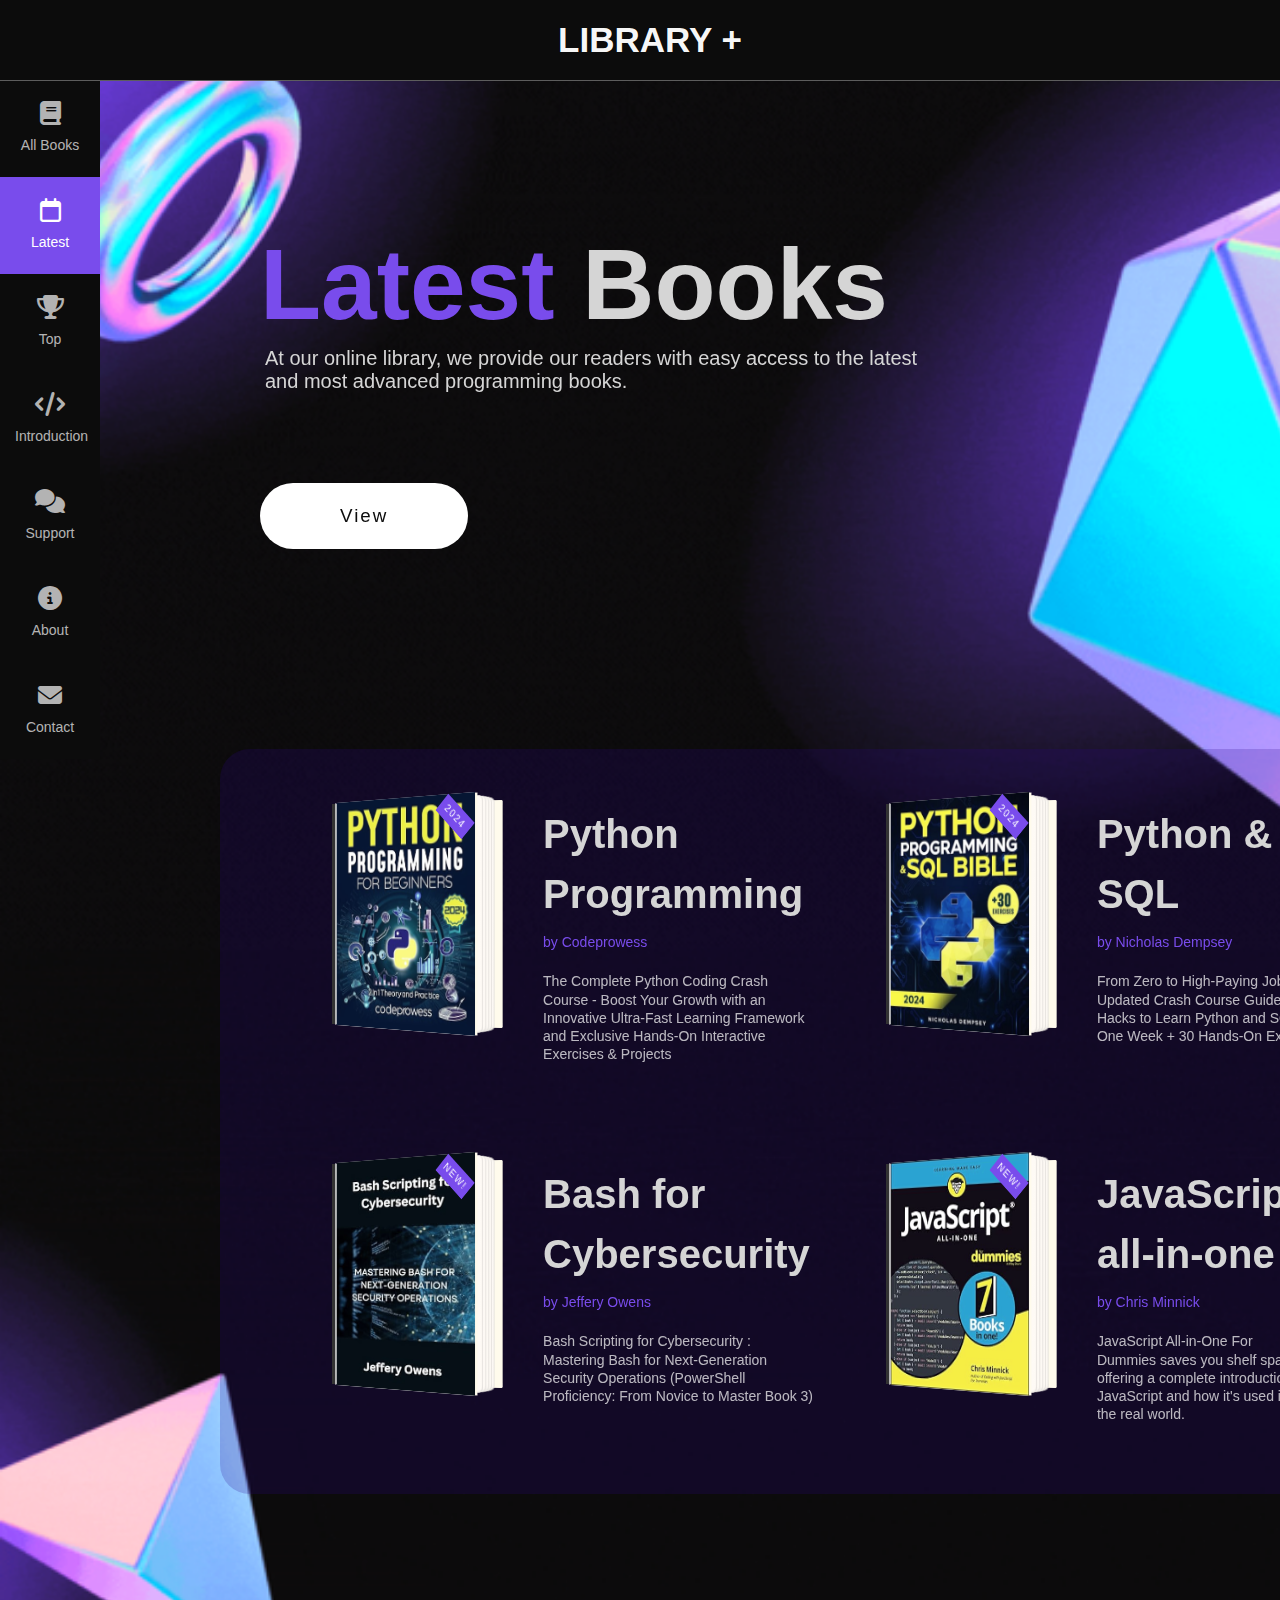
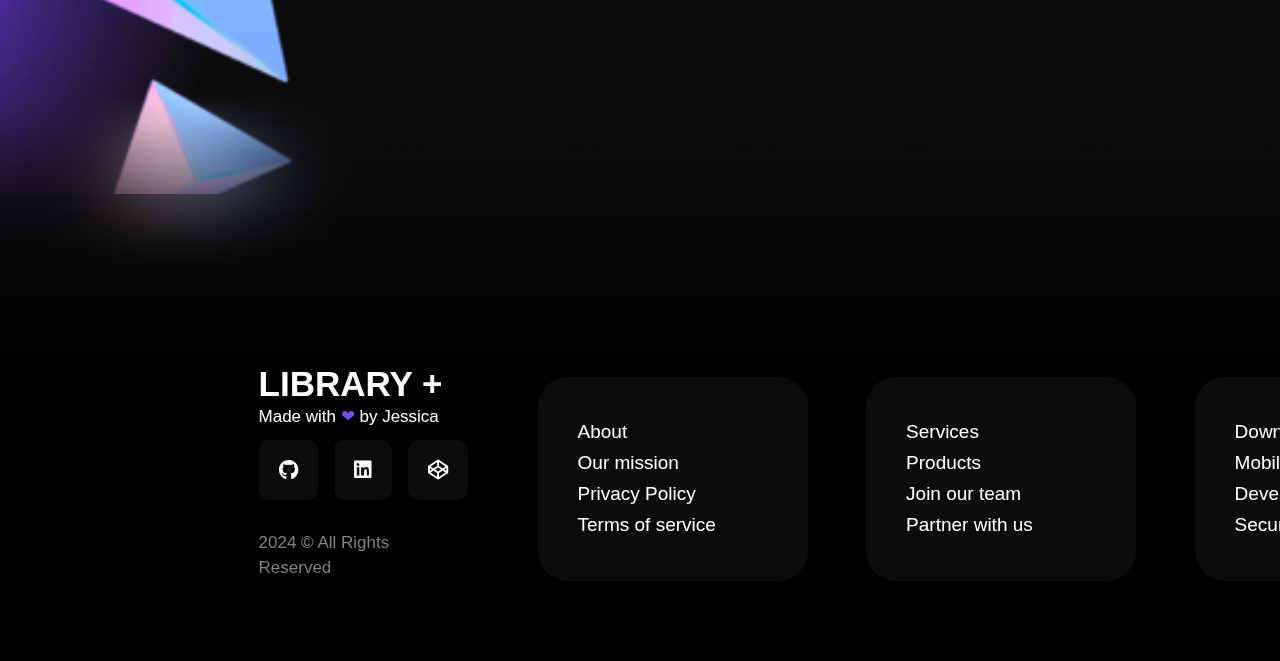
<file: index-latest.html>
<!DOCTYPE html>
<html lang="en">
<head>
    <meta charset="UTF-8">
    <meta name="viewport" content="width=device-width, initial-scale=1.0">
    <title>LIBRARY + [Programming Books]</title>
    <link rel="icon" type="images/logo.png" href="images/logo.png">
    <link rel="stylesheet" href="style-latest.css">
    <!--icons-->
    <link rel="stylesheet" href="https://cdnjs.cloudflare.com/ajax/libs/font-awesome/6.5.1/css/all.min.css">
</head>
<body>
  <!--header-->
  <header id="main-header">
    <div class="inner-container">
        <h1><a href="index.html" class="logo"></a></h1>
  </div>
</header>
       <!--side nav-->
<div class="sidebar sb-left">
    <nav class="mobile-nav">
      <ul>
        <li><a href="index.html"><i class="fa-solid fa-book"></i><span>All Books</span></a></li>
        <li class="active"><a href="index-latest.html"><i class="fa-regular fa-calendar"></i><span>Latest</span></a></li>
        <li><a href="index-top.html"><i class="fa fa-trophy"></i><span>Top</span></a></li>
        <li><a href="index-introduction.html"><i class="fa-solid fa-code"></i><span>Introduction</span></a></li>
        <li><a href="index-support.html"><i class="fa-solid fa-comments"></i><span>Support</span></a></li>
        <li><a href="index-about.html"><i class="fa-solid fa-circle-info"></i><span>About</span></a></li>
        <li><a href="index-contact.html"><i class="fa fa-envelope"></i><span>Contact</span></a></li>
    </ul>
    </nav>
  </div>
                           <!--title-->
<div class="container w-75 p-5 mx-auto px-4 pt-5 title-container" id="home" style="margin-top: -90px;">
  <div class="row flex-lg-row-reverse align-items-center g-5 py-5">
    <div class="col-10 col-sm-8 col-lg-6">
      <span class="shadow-animation"></span>
    </div>
    <div class="col-lg-6" style="margin-left:250px; padding-top:250px;">
      <h1 class="display-2 fw-bold lh-1 mb-2 text-light m-4" style="font-size:100px; line-height:65px;"><span style="color: #794CEC; font-weight:700;">Latest</span> Books</h1>
      <h6 class="1h-5 mb-2 text-light m-4" style="font-size:20px; line-height:23px; margin-left:15px; padding-top:20px;">At our online library, we provide our readers with easy access to the latest <br> and most advanced programming books.</h6>
          <div class="btn-radius">
            <div class="d-grid d-md-flex justify-content-md-start">
              <a href="#latest-books"> <button type="button" id="button-hover"><h6>View</h6></button></a>
            </div>
    </div>
    </div>
  </div>
</div>
  <!--latest books-->
  <div class="component" id="latest-books">
    <ul class="align" style="padding-top: 25px;">
      <!-- Book 1 -->
      <li>
        <figure class='book'>        
          <!-- Front -->        
          <ul class='hardcover_front'>
            <li>
              <img src="books/python&c-family/01_cover.jpg" alt="" width="100%" height="100%"  style="filter: grayscale(30%);">
              <span class="ribbon bestseller">2024</span>
            </li>
            <li></li>
          </ul>        
          <!-- Pages -->        
          <ul class='page'>
            <li></li>
            <li>
              <a class="btn" href="https://www.amazon.com/Python-Programming-Beginners-Hands-Interactive/dp/B0CSY7BL6Q/ref=sr_1_1_sspa?dib=eyJ2IjoiMSJ9.[base64].w4JmdlA0F903fTt_tsncNA3eOqemsYKjiYioQ_y81m4&dib_tag=se&keywords=Python+Programming&sr=8-1-spons&sp_csd=d2lkZ2V0TmFtZT1zcF9hdGY&psc=1">Get Now!</a>
            </li>
            <li></li>
            <li></li>
            <li></li>
          </ul>        
          <!-- Back -->        
          <ul class='hardcover_back'>
            <li></li>
            <li></li>
          </ul>
          <ul class='book_spine'>
            <li></li>
            <li></li>
          </ul>
          <figcaption>
            <h1>Python Programming</h1>
            <span>by Codeprowess</span>
            <p>The Complete Python Coding Crash Course - Boost Your Growth with an Innovative Ultra-Fast Learning Framework and Exclusive Hands-On Interactive Exercises & Projects</p>
          </figcaption>
        </figure>
      </li>  
      <!-- Book 2 -->
      <li>
        <figure class='book'>        
          <!-- Front -->        
          <ul class='hardcover_front'>
            <li>
              <img src="books/other languages/03_cover.jpg" alt="" width="100%" height="100%"  style="filter: grayscale(30%);">
              <span class="ribbon new">2024</span>
            </li>
            <li></li>
          </ul>        
          <!-- Pages -->        
          <ul class='page'>
            <li></li>
            <li>
              <a class="btn" href="https://www.amazon.com/Python-Programming-SQL-Bible-Hands/dp/B0CP2SZ6LQ/ref=sr_1_5?dib=eyJ2IjoiMSJ9.[base64].37CX7FN4GaHd3ZnN-q95jLruglFnyso4KQjri1gHZ-I&dib_tag=se&keywords=Python+Programming+%26+SQL&sr=8-5">Get Now!</a>
            </li>
            <li></li>
            <li></li>
            <li></li>
          </ul>        
          <!-- Back -->        
          <ul class='hardcover_back'>
            <li></li>
            <li></li>
          </ul>
          <ul class='book_spine'>
            <li></li>
            <li></li>
          </ul>
          <figcaption>
            <h1>Python & <br> SQL</h1>
            <span>by Nicholas Dempsey</span>
            <p>From Zero to High-Paying Jobs: The Updated Crash Course Guide with Secret Hacks to Learn Python and SQL in Just One Week + 30 Hands-On Exercises</p>
          </figcaption>
        </figure>
      </li>  
      <!-- Book 3 -->
      <li>
        <figure class='book'>       
          <!-- Front -->        
          <ul class='hardcover_front'>
            <li>
              <img src="books/other languages/05_cover.jpg" alt="" width="100%" height="100%"  style="filter: grayscale(30%);">
              <span class="ribbon bestseller">NEW!</span>
            </li>
            <li></li>
          </ul>        
          <!-- Pages -->        
          <ul class='page'>
            <li></li>
            <li>
              <a class="btn" href="https://www.amazon.com/Bash-Scripting-Cybersecurity-Next-Generation-Proficiency-ebook/dp/B0CL785VHF/ref=sr_1_4?dib=eyJ2IjoiMSJ9.[base64].qkQYh55zNcTaedFGm8f7I3MW4s4vvYAIQEsg5OGKqRg&dib_tag=se&keywords=Bash+for+Cybersecurity&sr=8-4">Get Now!</a>
            </li>
            <li></li>
            <li></li>
            <li></li>
          </ul>        
          <!-- Back -->        
          <ul class='hardcover_back'>
            <li></li>
            <li></li>
          </ul>
          <ul class='book_spine'>
            <li></li>
            <li></li>
          </ul>
          <figcaption>
            <h1>Bash for Cybersecurity</h1>
            <span>by Jeffery Owens</span>
            <p>Bash Scripting for Cybersecurity : Mastering Bash for Next-Generation Security Operations (PowerShell Proficiency: From Novice to Master Book 3)</p>
          </figcaption>
        </figure>
      </li>
      <!-- Book 4 -->
      <li>
        <figure class='book'>       
          <!-- Front -->        
          <ul class='hardcover_front'>
            <li>
              <img src="books/javascript/05_cover.jpg" alt="" width="100%" height="100%"  style="filter: grayscale(30%);">
              <span class="ribbon bestseller">NEW!</span>
            </li>
            <li></li>
          </ul>        
          <!-- Pages -->        
          <ul class='page'>
            <li></li>
            <li>
              <a class="btn" href="https://www.amazon.com/JavaScript-All-Dummies-Chris-Minnick/dp/1119906830/ref=sr_1_1?sr=8-1">Get Now!</a>
            </li>
            <li></li>
            <li></li>
            <li></li>
          </ul>        
          <!-- Back -->        
          <ul class='hardcover_back'>
            <li></li>
            <li></li>
          </ul>
          <ul class='book_spine'>
            <li></li>
            <li></li>
          </ul>
          <figcaption>
            <h1>JavaScript all-in-one</h1>
            <span>by Chris Minnick</span>
            <p>JavaScript All-in-One For <br> Dummies saves you shelf space by <br> offering a complete introduction to JavaScript and how it's used in <br> the real world.</p>
          </figcaption>
        </figure>
      </li>
    </ul>  
  </div>

  <div style="background-color: transparent; width:100%; height:100px;" >
     <!--footer-->
     <div class="footer-container">
      <footer id="footer">
        <div class="col col1">
          <h3 style="font-size: 35px; text-align:left; font-weight:700;">LIBRARY +</h3>
          <p style="text-align:left; margin-top:0; margin-bottom:10px; font-size: 17px;">Made with <span style="color: #794CEC;">❤</span> by Jessica</p>
          <!--social icons-->
          <div class="social-wrapper">
            <ul class="social">
              <li class="icon-wrapper"><a href="https://github.com/" target="_blank" rel="nofollow"><i class="fa-brands fa-github"></i></a></li>
              <li class="icon-wrapper"><a href="https://linkedin.com" target="_blank" rel="nofollow"><i class="fa-brands fa-linkedin"></i></a></li>
              <li class="icon-wrapper"><a href="https://www.codepen.io/" target="_blank" rel="nofollow"><i class="fa-brands fa-codepen"></i></a></li>
            </ul>
          <p style="color: #818181; font-size: 17px; text-align:left; margin-top:30px;">2024 © All Rights <br> Reserved</p>
        </div>
        <div class="backdrop"></div>
        </div>
         <!--links-->
         <div class="footer-card">
          <ul>
            <li><a href="">About</a></li>
            <li><a href="">Our mission</a></li>
            <li><a href="">Privacy Policy</a></li>
            <li><a href="">Terms of service</a></li>
          </ul>
        </div>
        <div class="footer-card-c">
          <ul>
            <li><a href="">Services</a></li>
            <li><a href="">Products</a></li>
            <li><a href="">Join our team</a></li>
            <li><a href="">Partner with us</a></li>
          </ul>
        </div>
        <div class="footer-card-r">
          <ul>
            <li><a href="">Download</a></li>
            <li><a href="">Mobile app</a></li>
            <li><a href="">Developers</a></li>
            <li><a href="">Security center</a></li>
          </ul>
        </div>
      </footer>
    </div>
  </div>

         
</body>
</html>
</file>
<file: style2.css>
*,:after,:before {
  box-sizing: inherit;
}
body,html {
  width: 100%;
}
article,aside,details,figcaption,figure,footer,header,hgroup,menu,nav,section {
  display: block;
}
body,input,textarea {
  font-family: sans-serif;
}
h1,h2,h3,h4,p {
  line-height: 1.5em;
}
blockquote,q {
    quotes: none;
  }
  blockquote:after,blockquote:before,q:after,q:before {
    content: "";
    content: none;
  }
table {
  border-collapse: collapse;
  border-spacing: 0;
}
/* body styling + bg image */
html {
  height: 100%;
  box-sizing: border-box;
}
body.overview {
    background: url(images/01_background.gif)center no-repeat fixed;
    background-size: cover;
  }
  /* side nav */
body .sidebar,body.overview #main {
  background: 0 0;
}
body .sidebar {
  position: relative;
  position: static;
  display: table-cell;
  top: 0;
  width: 100px;
  z-index: 40;
}
body .sidebar.sb-active {
  display: table-cell;
  z-index: 1;
}
body .sidebar nav {
  position: fixed;
  background: #0c0c0c;
  width: 100px;
  height: inherit;
  top: 80px;
  z-index: 40;
}
/* side nav text syling */
h1 {
    font-size: 40px;
    font-weight: 700;
  }
  h3 {
    font-size: 15px;
    line-height: 20px;
    margin-bottom: 10px;
  }
  a {
    text-decoration: none;
    transition: 0.3s ease;
  }
  input, p, textarea, ul li {
    font-size: 14px;
  }
  strong {
    font-weight: 600;
  }
  ul {
    font-size: 0;
  }
  #content .item .item-details h2.movie-title,
  .person .data .caracter,
  .person .data .name {
    text-overflow: ellipsis;
    white-space: nowrap;
    overflow: hidden;
  }
  .sweet-alert .popup-container button.cancel:before,
  body {
    -webkit-font-smoothing: antialiased;
    -moz-osx-font-smoothing: grayscale;
  }
.clearfix {
  content: "";
  display: table;
  clear: both;
}
.nofloat {
  float: none !important;
}
[class*=" icon-"]:before,
[class^="icon-"]:before {
  margin: 0;
}
.inner-container {
  width: 100%;
  max-width: 100%;
  margin: auto;
  padding: 0 30px;
}
#slogan {
  text-transform: uppercase;
  float: right;
  color: rgba(140, 139, 139, 0.7);
  font-size: 13px;
  margin-top: 16px;
}
.dropdown-toggle {
  cursor: pointer;
}
.dropdown-menu {
    display: none;
    position: absolute;
    top: 100%;
    left: 0;
    min-width: 100%;
  }
  .dropdown.open > .dropdown-menu {
    display: block;
  }
.dropdown.open .dropdown-toggle i.fa-angle-down:before {
  content: "\f106";
}
.dropdown,
body {
  position: relative;
}
#main,
.container,
body {
  min-height: 100%;
}
#serie-tv li,
ol,
ul {
  list-style: none;
}
.sb-toggle-left {
  display: none;
  padding: 13px 0;
  float: left;
  margin: 20px 20px 20px 0;
  cursor: pointer;
}

/* side nav styling */
.mobile-nav ul li {
  display: block;
}
.mobile-nav ul li a {
  display: block;
    color: rgba(255, 255, 255, 0.7);
    padding: 21px 15px;
  }
  .mobile-nav ul li a:hover {
    color: #fff;
    background: rgba(0, 0, 0, 0.2);
  }
  .mobile-nav ul li a i {
    display: block;
    text-align: center;
    font-size: 24px;
    padding-bottom: 10px;
  }
  .mobile-nav ul li a span {
    display: block;
    text-align: center;
  }
  .mobile-nav ul li.active a {
    color: #fff;
    background: #794CEC;
  }
#sidebar {
  display: table-cell;
  background: #0c0c0c;
  width: 180px;
  z-index: 100;
}
#sidebar .sidebar-inner {
  position: fixed;
  width: 200px;
  height: 100%;
}
#sidebar #sidebar-header {
  height: 80px;
  background: #ec403c;
}
#sidebar #sidebar-header .logo {
  display: block;
  line-height: 80px;
  padding: 0 20px;
}
#sidebar #sidebar-header .logo img {
  width: 50%;
  max-width: 100%;
}
#sidebar nav ul li {
  display: block;
}
#sidebar nav ul li a {
  display: block;
  color: rgba(255, 255, 255, 0.7);
  padding: 18px 20px;
}
#sidebar nav ul li.active a {
  color: #fff;
  background: #0c0c0c;
}
#sidebar nav ul li a:hover {
  color: #fff;
}
#sidebar nav ul li a i {
  padding-right: 10px;
}
#sidebar nav ul li a i:before {
  margin: 0;
}
#site-container {
  display: table-cell;
  width: 100%;
  height: 100%;
}
#main {
  position: relative;
  display: block;
  background: #0c0c0c;
  width: 100%;
}
#main #main-header {
  position: fixed;
  left: 0;
  right: 0;
  top: 0;
  width: 100%;
  height: 80px;
  padding: 0;
  z-index: 100;
}
#main #main-header .inner-container {
  background: #0c0c0c;
  max-width: 1600px;
  height: inherit;
}
#main #main-header .logo {
  float: left;
  padding: 28px 0;
  margin-right: 40px;
}
#main #main-header .main-nav {
  float: left;
}
#main #main-header .main-nav ul li {
  display: inline-block;
  padding: 23px 0;
}
#main #main-header .main-nav ul li a {
  display: inline-block;
  font-weight: 600;
  color: rgba(255, 255, 255, 0.7);
  padding: 9px 25px;
  border-radius: 3px;
}
#main #main-header .main-nav ul li a i {
  padding-right: 10px;
}
#main #main-header .main-nav ul li.active a {
  color: #fff;
  background: #794CEC;
}
#main #main-header .main-nav ul li a:hover {
  color: #fff;
}
/* header bar */
#main #main-header .header-nav { /* icons */
    position: relative;
    float: right;
    padding: 23px 0;
  }
  #main #main-header .header-nav li {  /* icons */
    position: relative;
    display: inline-block;
    padding-left: 20px;
    vertical-align: top;
  }
   /* mobile search bar */
   #main #header-secondary {
    position: fixed;
    left: 0;
    right: 0;
    top: 80px;
    width: 100%;
    height: 50px;
    line-height: 50px;
    padding: 0;
    z-index: 30;
  }
  #main #header-secondary .inner-container {
    max-width: 1600px;
    height: inherit;
    background: #0c0c0c;
    border-top: solid 1px #ffffff5b;
    padding-left: 130px;
  }
  #main #header-secondary .filters {
    float: left;
  }
  #main #header-secondary .filters ul {
    line-height: 1;
  }
  #main #header-secondary .filters > ul > li {
    position: relative;
    display: inline-block;
    background: #0c0c0c;
    line-height: 30px;
    margin: 9px 10px 9px 0;
    border-radius: 3px;
    vertical-align: top;
  }
  #main #header-secondary .filters ul li .dropdown-toggle i,
  #main #header-secondary .filters ul li form i {
    vertical-align: text-top;
  }
  #main #header-secondary .filters ul li a {
    color: #fff;
  }
  #main #header-secondary .filters ul li .dropdown-toggle {
    color: rgba(255, 255, 255, 0.7);
    display: inline-block;
    padding: 0 15px;
    cursor: pointer;
  }
  #main #header-secondary .filters ul li .dropdown-toggle .value,
  #main #header-secondary .filters ul li .dropdown-toggle i {
    color: #fff;
    padding-left: 5px;
  }
  #main #header-secondary .filters ul li .dropdown-toggle .value {
    display: inline-block;
    text-transform: capitalize;
    padding-left: 10px;
  }
  #main #header-secondary .filters ul li form {
    padding: 0 15px;
  }
  #main #header-secondary .filters ul li form input {
    color: #fff;
    border: none;
    outline: 0;
    background: 0 0;
  }
  #main #header-secondary .filters ul li.open.abc-filter ul {
    display: block;
    width: 360px;
  }
  #main #header-secondary .filters ul li.open.abc-filter ul li {
    float: left;
    width: 40px;
    line-height: 40px;
    text-align: center;
    text-transform: uppercase;
    padding: 0;
    border: none;
  }
  /* book position */
  #content {
    position: relative;
    font-size: 0;
    width: 100%;
    padding-top: 30px;
    padding-bottom: 100px;
    margin-top: 130px;
  }
/* logo */
#main-header h1 .logo {
    font-family: 'Lato', sans-serif;
    color: #fffffff8;
    text-align: center;
    margin-top: -15px;
    padding: 10px;
    font-size: 36px;
  }
  #main-header h1 .logo::before {
    content: 'LIBRARY +';
    font-size: 35px; 
  }
/* social media icons */
#buttonposter,
#buttonposter > p,
.rating,
a,
i.hd {
  color: #fff;
}
i.hd {
  padding: 1px 6px;
  border-radius: 2px;
  font-size: 14px;
  font-weight: 700;
  margin-right: -1px;
}
/* responsive nav */

@media (max-width: 900px) {
  body .sidebar {
    position: fixed;
    top: 0;
    z-index: -1;
  }
  #Rated {
    display: none !important;
  }
  #main #header-secondary .filters ul li .dropdown-toggle .value,
  .person .data {
    display: none;
  }
  #content .item .item-details span.movie-date {
    padding-top: 1px;
  }
  body .sidebar nav {
    top: 0;
  }
  body.overview #main {
    background: #1d1b24;
  }
  #content .item {
    width: calc(100% / 4);
  }
  #content {
    margin-top: 50px;
  }
  .detail #content {
    padding: 30px 0;
    margin-top: 0;
  }
  #main #main-header {
    position: relative;
  }
  #main #main-header .inner-container {
    text-align: center;
  }
  #main #main-header .logo {
    display: inline-block;
    float: none;
    margin: 0;
  }
  #main #main-header .header-nav li.contact,
  #main #main-header .header-nav li.premium,
  #main #main-header .main-nav {
    display: none;
  }
  #main #header-secondary {
    position: absolute;
    top: 80px;
    left: 0;
    float: left;
    width: 100%;
  }
  #main #header-secondary .inner-container {
    padding-left: 30px;
  }
  .sb-toggle-left {
    display: inline-block;
  }
  .detail #content .movie-info .movie-data span {
    display: inline-block;
    padding-bottom: 15px;
  }
  .landing-trial #main #features,
  .premium-packages > li.credits {
    display: none;
  }
  .detail.show-detail #content {
    margin-top: 0;
  }
  #content.login form {
    width: 90%;
  }
  .landing-all #main #features {
    width: 255px;
    padding: 20px;
  }
  .landing-all #main #landingform {
    width: calc(100% - 255px);
  }
  .landing-trial #main #landingform {
    width: 100%;
  }
  #premium .premiumform .server,
  #premium .premiumform h3 {
    float: none;
    margin-bottom: 10px;
  }
}
@media (max-width: 768px) {
  .premium-packages li .package-features ul li,
  .resppages a {
    text-align: center;
  }
  .pagination {
    display: none;
  }
  .resppages {
    display: block !important;
  }
  #main #header-secondary .filters ul li.abc-filter,
  .tv-details-episodes ol li.active:after {
    display: none;
  }
  .resppages a {
    background: #794CEC;
    color: #fff;
    width: 48%;
    margin: 0 1%;
    padding: 10px 0;
    float: left;
    font-size: 16px;
  }
  .detail #content .movie-info {
    width: 100%;
    padding-left: 0;
  }
  .tv-details-seasons {
    width: 30%;
  }
  .tv-details-episodes {
    width: 70%;
    padding-right: 0;
  }
  .tv-details-episodes-info {
    width: 100%;
    padding-left: 0;
    margin-top: 30px;
  }
  #contactform,
  #content.login form {
    width: 100%;
  }
  .premium-packages > li:first-child {
    position: relative;
    width: 302px;
    max-width: 100%;
    margin-top: 343px;
    margin-right: -306px;
    z-index: 1;
  }
  .premium-packages li header .selection input[type="radio"] + label {
    width: 100%;
    padding: 13px 10px;
    margin: 0;
  }
  .premium-packages
    li
    header
    .selection
    input[type="radio"]
    + label:last-of-type {
    margin-bottom: 15px;
  }
  .premium-packages li header .selection input[type="radio"] + label span {
    display: inline;
  }
  .landing #main {
    display: block;
  }
  .landing #main #features,
  .landing #main #landingform,
  .landing #main header {
    position: relative;
    display: block;
    width: 100%;
    min-height: auto;
    margin: 0;
    padding: 30px 20px;
  }
  .landing #main #landingform {
    float: none;
    border-radius: 0;
  }
  .landing #main .secondaryheader {
    display: block;
    padding: 0 20px;
  }
  .landing #main .secondaryheader i {
    right: 20px;
  }
  .landing #main header h1 {
    left: auto;
    right: 20px;
  }
  .landing #main header h1:before {
    display: none;
  }
  .landing #main #features {
    top: 0;
    border-radius: 0 0 5px 5px;
  }
  .landing #main #features ul li {
    display: inline-block;
    width: 50%;
  }
  .landing #main #features ul li:before,
  .landing-trial #main #features ul li:last-child {
    display: none;
  }
  #main #main-header .logo {
    right: 100px;
  }
  .landing-trial #main #landingform {
    padding: 0;
  }
  #premium .features,
  #premium .premiumform {
    display: block;
    width: 100% !important;
  }
  .notice {
    padding: 15px 70px 14px 40px;
  }
  .notice .notice-icon {
    left: -15px;
    top: 50%;
    margin-top: -18px;
    z-index: 11;
    background: #794CEC;
    bottom: auto;
    padding: 5px 8px;
    font-size: 15px;
    border-radius: 50%;
    border: 2px solid rgba(41, 142, 234, 0.3);
  }
  .notice .notice-icon i {
    position: relative;
    top: auto;
    left: auto;
    right: auto;
    margin: 0;
    vertical-align: middle;
  }
}
/* mobile search bar */
@media (max-width: 600px) {
  /* content position */
  #content {
    margin-top: 110px;
    padding-top: 20px;
    margin-left: -35px;
  }
  #content .item {
    width: calc(100% / 3);
  }
  /* search bar */
  #main #header-secondary {
    top: 130px;
    height: 70px;
    background: #2f3444;
  }
  #main #header-secondary .filters ul li.search {
    height: auto;
    line-height: 30px;
    position: absolute;
    left: 0;
    right: 0;
    bottom: 60px;
    padding: 0px 30px;
    background: #1d1b24;
  }
    /* search icon */
    #main #header-secondary .filters ul li.search form {
      position: relative;
    }
    #main #header-secondary .filters ul li.search form i {
      position: absolute;
      left: 0;
      top: 50%;
      margin-top: -7px;
    }
  /* search bar input */
  #main #header-secondary .filters ul li.search form input {
    width: 100%;
    padding-left: 20px;
  }
}
@media (max-width: 380px) {
  #main #header-secondary {
    height: 180px;
    padding: 10px 0;
  }
}
/* mobile slogan */
@media (max-width: 1252px) {
  p#slogan {
    display: none;
  }
}
/* side nav */
.sidebar {
    height: 100%;
    overflow-y: auto;
    position: fixed;
    top: 0;
    z-index: 0;
    display: none;
    background-color: #121117;
  }
</file>
<file: style.css>
@import url("https://fonts.googleapis.com/css?family=Source+Sans+Pro:300,400,600,700");
@import url(https://netdna.bootstrapcdn.com/font-awesome/4.7.0/css/font-awesome.css);
*{
    padding: 0;
    margin: 0;
    box-sizing: border-box;
    border: none;
    outline: none;
    font-family: "Poppins", sans-serif;
}
body {
    line-height: 1;
    font-size: 14px;
    font-weight: 400;
    display: table;
    table-layout: fixed;
    max-width: 1600px;
    height: auto;
    margin: auto !important;
    color: #fff;
  }
  .wrapper::after {
    content: "";
    clear: both;
    display: table;
  }
   h2, h3, h4, p {
    margin-top: 50px;
    line-height: 1.1em;
    color: #ffffff;
    text-align: center;    
  }
/* buttons */
.product button{
    max-width: 90%;
    min-width: 90%;
    padding: 10px;
    background-color: #794CEC;
    color: #ffffff;
    font-size: medium;
    border-radius: 50px;
    margin-top: 0.5em;
    display:inline-block;
    transition: transform .2s;
    margin-left: 5px;
}
.product button:hover {
    transform: scale(1.1);
    background-color: #ffffff;
    color: #111;
    font-weight: 600;
    transition: ease-in-out 0.3s;
    cursor: pointer;
  }
/* books grid position (responsive)*/
.product{
  display: grid;
  justify-content: space-between;
  background-color: transparent;
  backdrop-filter: blur 90%;
  margin-top: 1em;
  padding: 10px;
  border-radius: 20px;
}
 /* book cover */
 img{
  min-width: 200px;
	height: 300px;
  object-fit: contain;
  border-radius: 10px;
  filter: grayscale(50%);
}
/*media queries*/
@media (min-width: 481px) {
  .product {
      float: left;
      width: 50%;
      padding: 50px;
    }
}
@media (min-width: 768px) {
  .product {
  float: left;
  width: 20%;
  padding: 50px;
    }
}
 /* books hover */
ul,
li {
	list-style: none;
}
a {
	text-decoration: none;
}
.wrapper {
	display: flex;
	justify-content: space-around;
	width: 70%;
  margin-left: 250px;
  margin-top: 180px;
  margin-bottom: -100px;
}
.product {
  padding: 2rem 3rem;
  margin-right: 50px;
	position: relative;
	min-width: 210px;
	height: 300px;
  border-radius: 0;
	display: flex;
	align-items: flex-end;
  background-color: #fff;
  border-radius: 10px;
	box-shadow: 0px 7px 10px rgba(0, 0, 0, 0.5);
	transition: 0.5s ease-in-out;
}
.product h3, p{
  padding: 2px;
}
.product:hover {
	transform: translateY(20px);
}
.product::before {
	content: '';
	display: block;
	position: absolute;
	top: 0;
	left: 0;
	width: 100%;
	height: 100%;
  border-radius: 8px;
	background: linear-gradient(to bottom, #0c0c0ce3, #0c0c0c);
	z-index: 2;
	transition: 0.5s all;
	opacity: 0;
}
.product:hover::before {
	opacity: 1;
}
.product img {
	position: absolute;
	top: 0;
	left: 0;
	width: 100%;
	height: 100%;
	object-fit: cover;
}
.product .overlay {
	position: relative;
	z-index: 3;
	color: #fff;
	opacity: 0;
	transform: translateY(30px);
	transition: 0.5s all;
	padding: 30px 0px;
}
.product:hover .overlay {
	opacity: 1;
	transform: translateY(30px);
}
.text-h1 {
	margin: 0;
}
.text-p {
	letter-spacing: 1px;
	margin-top: 8px;
	margin-bottom: 10px;
}
.link-a {
	padding: 0.5rem 1rem;
	background-color: #fff;
	color: #000;
	cursor: pointer;
	transition: .4s ease-in-out;
}
.link-a:hover {
  box-shadow: 0px 7px 10px rgba(0, 0, 0, 0.5);
}
/* footer */
body {
  background-color: #0c0c0c;
  color: white;
  font-family: "Poppins", sans-serif;
  font-weight: 100;
  align-items: center;
  margin: 0;
  color: #d5d5d5;
}
footer {
  z-index: 500;
  width: 100%;
  display: flex;
  flex-direction: row;
  justify-content: space-evenly;
  align-items: flex-end;
  padding: 5rem 6vw;
  position: relative;
  margin-top: 70px;
}
footer::before {
  content: '';
  position: absolute;
  inset: 0;
  background: linear-gradient(
    rgba(0, 0, 0, 0) 5%,
    rgba(0, 0, 0, 0.3) 20%,
    rgba(0, 0, 0, 0.6) 30%,
    rgba(0, 0, 0, 0.8) 40%,
    rgba(0, 0, 0, 1) 50%,
    rgb(0, 0, 0)
  );
  z-index: -70;
}
.backdrop {
    z-index: -50;
    position: absolute;
    inset: 0;
    backdrop-filter: blur(40px);
    -webkit-backdrop-filter: blur(40px);
  
    mask-image: linear-gradient(
      rgba(0, 0, 0, 0),
      rgba(0, 0, 0, 0.5) 10%,
      rgba(0, 0, 0, 0.8) 20%,
      rgba(0, 0, 0, 1) 30%,
      rgb(0, 0, 0)
    );
    -webkit-mask-image: linear-gradient(
      rgba(0, 0, 0, 0),
      rgba(0, 0, 0, 0.5) 10%,
      rgba(0, 0, 0, 0.8) 20%,
      rgba(0, 0, 0, 1) 30%,
      rgb(0, 0, 0)
    );
  }
.col {
  margin-bottom: 0;
  padding-bottom: 0;
  margin-top: 150px;
  flex-direction: column;
  align-items: flex-start;
  justify-content: flex-start;
  padding: calc(0.3 * var(--m)) calc(0.8 * var(--m));
  width: 28%;
  z-index: -80;
}
/* icons */
.social {
  display: flex;
  flex-direction: row;
  justify-content: flex-start;
  gap: 1rem;
}
.social i{
  float: left;
  width: 33.33%;
  padding: 5px;
  font-size: 20px;
}
.icon-wrapper{
  background-color: #0c0c0c;
  padding: 15px;
  border-radius: 10px;
}
.icon-wrapper:hover{
  background-color: #794CEC;
  transition: ease-in-out .4s;
  cursor: pointer;
}
/* card */
.footer-card{
  background-color: #0c0c0c;
  border-radius: 30px;
  padding: 40px;
  width: 250px;
  line-height: 30px;
  float: right;
  margin-right: 600px;
  margin-top: -200px;
}
.footer-card a{
font-size: 19px;
}
.footer-card a:hover{
  font-size: 20px;
  color: #794CEC;
  transition: ease-in-out .4s;
  cursor: pointer;
  }
  /* card center */
.footer-card-c{
  background-color: #0c0c0c;
  border-radius: 30px;
  padding: 40px;
  width: 250px;
  line-height: 30px;
  float: right;
  margin-right: 300px;
  margin-top: -207px;
}
.footer-card-c a{
  font-size: 19px;
}
.footer-card-c a:hover{
  font-size: 20px;
  color: #794CEC;
  transition: ease-in-out .4s;
  cursor: pointer;
}
  /* card right */
.footer-card-r{
  background-color: #0c0c0c;
  border-radius: 30px;
  padding: 40px;
  width: 250px;
  line-height: 30px;
  float: right;
  margin-right: -550px;
  margin-top: -207px;
}
.footer-card-r a{
  font-size: 19px;
}
.footer-card-r a:hover{
  font-size: 20px;
  color: #794CEC;
  transition: ease-in-out .4s;
  cursor: pointer;
}
</file>
<file: style-about.css>
@import url("https://fonts.googleapis.com/css?family=Source+Sans+Pro:300,400,600,700");
@import url(https://netdna.bootstrapcdn.com/font-awesome/4.7.0/css/font-awesome.css);
*{
    padding: 0;
    margin: 0;
    box-sizing: border-box;
    border: none;
    outline: none;
    font-family: "Poppins", sans-serif;
    font-weight: 100;
}
html{
  scroll-behavior: smooth;
}
body {
    line-height: 1.5;
    font-size: 14px;
    font-weight: 400;
    display: table;
    table-layout: fixed;
    max-width: 1600px;
    height: auto;
    margin: 0;
    color: #fff;
    background-image: url(images/12_about.png);
    background-repeat: no-repeat;
    background-size: cover;
  }
   h2, h3, h4, p {
    margin-top: 50px;
    line-height: 1.1em;
    color: #ffffff;
    text-align: center;    
  }
    /* btn */
    #button-hover{
      margin-left:15px; 
      background-color:#fff; 
      color:#0c0c0c; 
      padding:22px ; 
      padding-left:80px; 
      padding-right:80px;
      margin-top: 90px; 
      border-radius:50px; 
      font-size:28px; 
      letter-spacing:2px;
      font-weight: 700;
    }
    #button-hover:hover{
      color: #fff;
      background: linear-gradient(50deg, rgba(121,76,236,1) 17%, rgba(167,112,181,1) 48%, rgba(91,205,207,1) 100%);
      cursor: pointer;
      transition: ease-in-out .2s;
    }
/* logo */
#main-header h1 .logo {
    font-family: 'Lato', sans-serif;
    color: #fffffff8;
    text-align: center;
    margin-top: -15px;
    font-size: 36px;
    font-weight: 700;
  }
  #main-header h1 .logo::before {
    content: 'LIBRARY +';
    font-size: 35px; 
    position: fixed;
    background-color: #0c0c0c;
    border-bottom: solid #ffffff56 1px;
    z-index: 100;
    width: 100%;
    margin-top: -10px;
    margin-left: -20px;
    padding: 10px;
  }
  body,html {
    width: 100%;
  }
  h1,h2,h3,h4,p {
    line-height: 1.5em;
  }
/* side nav */
  body .sidebar.sb-active {
    display: table-cell;
    z-index: 1;
  }
  body .sidebar nav {
    position: fixed;
    background: #0c0c0c;
    width: 100px;
    height: inherit;
    top: 80px;
    z-index: 40;
  }
  /* side nav text syling */
  h1 {
    font-size: 40px;
    font-weight: 700;
    margin: 10px;
  }
  h3 {
    font-size: 15px;
    line-height: 20px;
    margin-bottom: 10px;
  }
  a {
    text-decoration: none;
    transition: 0.3s ease;
  }
  /* side nav styling */
  .mobile-nav ul li {
      display: block;
    }
    .mobile-nav ul li a {
      display: block;
      color: rgba(255, 255, 255, 0.7);
      padding: 21px 15px;
    }
    .mobile-nav ul li a:hover {
      color: #fff;
      background: rgba(0, 0, 0, 0.2);
    }
    .mobile-nav ul li a i {
      display: block;
      text-align: center;
      font-size: 24px;
      padding-bottom: 10px;
    }
    .mobile-nav ul li a span {
      display: block;
      text-align: center;
    }
    .mobile-nav ul li.active a {
      color: #fff;
      background: #794CEC;
    }
  #sidebar {
    display: table-cell;
    background: #282c39;
    width: 180px;
    z-index: 100;
  }
.button-hover{
  background-color: #794CEC;
}
/* team */
.container-team {
  text-align: center;
  margin-left: 250px;
  margin-bottom: 100px;
}
.container-team img{
  filter: grayscale(30%);
}
.row {
  display: flex;
  gap: 100px;
}
.card {
  width: 300px;
  height: 400px;
  background: #794cec53;
  padding: 15px;
  border-radius: 30px;
  transition: 0.5s;
}
.card img {
  max-width: 100%;
  border-radius: 50%;
  border: 4px solid var(--bc, #000);
}
.card .role {
  font-size: 15px;
  color: #794CEC;
  margin-bottom: 20px;
  margin-top: 0;
}
.card a {
  background: var(--btn, #000);
  color: #fff;
  padding: 12px 15px;
  width: 100%;
  display: block;
  border-radius: 50px;
  text-decoration: none;
  margin-top: 15px;
}
.card a:hover{
  background-color: #0c0c0c;
}

@media (max-width: 767px) {
  .row {
    flex-wrap: wrap;
    justify-content: center;
    padding: 10px;
  }

  .card {
    flex: 0 0 calc(50% - 20px);
    max-width: calc(50% - 20px);
  }
}

@media (max-width: 420px) {
  .card {
    flex: 0 0 calc(100% - 20px);
    max-width: calc(100% - 20px);
  }
}

/* footer */
body {
  background-color: #0c0c0c;
  color: white;
  font-family: "Poppins", sans-serif;
  font-weight: 100;
  align-items: center;
  margin: 0;
  color: #d5d5d5;
  }
  footer {
  width: 100%;
  display: flex;
  flex-direction: row;
  align-items: flex-end;
  justify-content: space-evenly;
  padding: 5rem 6vw;
  position: relative;
  padding-left: 200px;
  }
  footer::before {
  content: '';
  position: absolute;
  inset: 0;
  background: linear-gradient(
    rgba(0, 0, 0, 0) 5%,
    rgba(0, 0, 0, 0.3) 20%,
    rgba(0, 0, 0, 0.6) 30%,
    rgba(0, 0, 0, 0.8) 40%,
    rgba(0, 0, 0, 1) 50%,
    rgb(0, 0, 0)
  );

z-index: -55;
}
.backdrop {
z-index: -50;
position: absolute;
inset: 0;
backdrop-filter: blur(40px);
-webkit-backdrop-filter: blur(40px);

mask-image: linear-gradient(
  rgba(0, 0, 0, 0),
  rgba(0, 0, 0, 0.5) 10%,
  rgba(0, 0, 0, 0.8) 20%,
  rgba(0, 0, 0, 1) 30%,
  rgb(0, 0, 0)
);
-webkit-mask-image: linear-gradient(
  rgba(0, 0, 0, 0),
  rgba(0, 0, 0, 0.5) 10%,
  rgba(0, 0, 0, 0.8) 20%,
  rgba(0, 0, 0, 1) 30%,
  rgb(0, 0, 0)
);
}
.col {
margin-bottom: 0;
padding-bottom: 0;
margin-top: 150px;
flex-direction: column;
align-items: flex-start;
justify-content: flex-start;
padding: calc(0.3 * var(--m)) calc(0.8 * var(--m));
width: 28%;
}
/* icons */
.social {
display: flex;
flex-direction: row;
justify-content: flex-start;
gap: 1rem;
}
.social i{
float: left;
width: 33.33%;
padding: 5px;
font-size: 20px;
color: white;
}
.icon-wrapper{
background-color: #0c0c0c;
padding: 15px;
border-radius: 10px;
list-style-type: none;
}
.icon-wrapper:hover{
background-color: #794CEC;
transition: ease-in-out .4s;
cursor: pointer;
}
/* card */
.footer-card{
background-color: #0c0c0c;
border-radius: 30px;
padding: 40px;
width: 270px;
line-height: 30px;
float: right;
margin-left: -150px;
}
.footer-card a{
font-size: 19px;
color: #fff;
}
.footer-card a:hover{
font-size: 20px;
color: #794CEC;
transition: ease-in-out .4s;
cursor: pointer;
}
/* card center */
.footer-card-c{
background-color: #0c0c0c;
border-radius: 30px;
padding: 40px;
width: 270px;
line-height: 30px;
}
.footer-card-c a{
font-size: 19px;
color: #fff;
}
.footer-card-c a:hover{
font-size: 20px;
color: #794CEC;
transition: ease-in-out .4s;
cursor: pointer;
}
/* card right */
.footer-card-r{
background-color: #0c0c0c;
border-radius: 30px;
padding: 40px;
width: 270px;
line-height: 30px;
}
.footer-card-r a{
font-size: 19px;
color: #fff;
}
.footer-card-r a:hover{
font-size: 20px;
color: #794CEC;
transition: ease-in-out .4s;
cursor: pointer;
}
</file>
<file: style-contact.css>
@import url("https://fonts.googleapis.com/css?family=Source+Sans+Pro:300,400,600,700");
@import url(https://netdna.bootstrapcdn.com/font-awesome/4.7.0/css/font-awesome.css);
*{
    padding: 0;
    margin: 0;
    box-sizing: border-box;
    border: none;
    outline: none;
    font-family: "Poppins", sans-serif;
    font-weight: 100;
}
html{
  scroll-behavior: smooth;
}
body {
    line-height: 1.5;
    font-size: 14px;
    font-weight: 400;
    display: table;
    table-layout: fixed;
    max-width: 1600px;
    height: auto;
    margin: 0;
    color: #fff;
    background-image: url(images/13_contact.gif);
    background-repeat: no-repeat;
    background-size: cover;
  }
   h2, h3, h4, p {
    margin-top: 50px;
    line-height: 1.1em;
    color: #ffffff;
    text-align: center;    
  }
    /* btn */
    #button-hover{
      margin-left:15px; 
      background-color:#fff; 
      color:#0c0c0c; 
      padding:22px ; 
      padding-left:80px; 
      padding-right:80px;
      margin-top: 90px; 
      border-radius:50px; 
      font-size:28px; 
      letter-spacing:2px;
      font-weight: 700;
    }
    #button-hover:hover{
      color: #fff;
      background: linear-gradient(50deg, rgba(121,76,236,1) 17%, rgba(167,112,181,1) 48%, rgba(91,205,207,1) 100%);
      cursor: pointer;
    }
/* logo */
#main-header h1 .logo {
    font-family: 'Lato', sans-serif;
    color: #fffffff8;
    text-align: center;
    margin-top: -15px;
    font-size: 36px;
    font-weight: 700;
  }
  #main-header h1 .logo::before {
    content: 'LIBRARY +';
    font-size: 35px; 
    position: fixed;
    background-color: #0c0c0c;
    border-bottom: solid #ffffff56 1px;
    z-index: 100;
    width: 100%;
    margin-top: -10px;
    margin-left: -20px;
    padding: 10px;
  }
  body,html {
    width: 100%;
  }
  h1,h2,h3,h4,p {
    line-height: 1.5em;
  }
/* side nav */
  body .sidebar.sb-active {
    display: table-cell;
    z-index: 1;
  }
  body .sidebar nav {
    position: fixed;
    background: #0c0c0c;
    width: 100px;
    height: inherit;
    top: 80px;
    z-index: 40;
  }
  /* side nav text syling */
  h1 {
    font-size: 40px;
    font-weight: 700;
    margin: 10px;
  }
  h3 {
    font-size: 15px;
    line-height: 20px;
    margin-bottom: 10px;
  }
  a {
    text-decoration: none;
    transition: 0.3s ease;
  }
  /* side nav styling */
  .mobile-nav ul li {
      display: block;
    }
    .mobile-nav ul li a {
      display: block;
      color: rgba(255, 255, 255, 0.7);
      padding: 21px 15px;
    }
    .mobile-nav ul li a:hover {
      color: #fff;
      background: rgba(0, 0, 0, 0.2);
    }
    .mobile-nav ul li a i {
      display: block;
      text-align: center;
      font-size: 24px;
      padding-bottom: 10px;
    }
    .mobile-nav ul li a span {
      display: block;
      text-align: center;
    }
    .mobile-nav ul li.active a {
      color: #fff;
      background: #794CEC;
    }
  #sidebar {
    display: table-cell;
    background: #282c39;
    width: 180px;
    z-index: 100;
  }
  /* contact form */
  section {
    margin-top: 50px;
    margin-bottom: 50px;
  }
  
  section.contact-us #contact {
    position: relative;
    display: block;
    width: 380px;
    height: 550px;
    background-color: #794cec49;
    padding: 40px;
    margin-left: auto;
    margin-right: auto;
    margin-top: 135px;
    border-radius: 30px;
    box-shadow: 0px 0px 15px #794cec53;
    padding-top: 5px;
    padding-bottom: 5px;
  }
  section.contact-us .section-heading {
    position: relative; 
    display: block;
    margin: auto;
  }
  .section-heading h4 {
    line-height: 40px;
    font-size: 35px;
    font-weight: 900;
    color: #ffffff;
    text-align: center;
    text-transform: uppercase;
    margin-bottom: 40px;
  }
  input, textarea {
    width: 300px;
    position: relative;
    display: block;
    background-color: #0c0c0c2c;
    font-family: 'Poppins', sans-serif;
    font-size: 15px;
    font-weight: 500;
    border: none;
    border-radius: 15px;
    box-shadow: none;
    outline-color: #794CEC;
  }
  input, select, textarea{
    color: #fff;
}
  input {
    height: 50px;
    padding: 0px 15px;
  }
  textarea {
    min-height: 140px;
    max-height: 180px;
    padding: 15px;
    resize: none;
  }
  .contact-us span {
    height: 20px;
    font-size: 12px;
    margin-bottom: 20px;
  }
  .valid_info_name, .valid_info_email, .valid_info_message{
    display: inline-block;
    font-size: 13px;
    margin: -10px 2px;
  }
  .btn {
    display: inline-flex;
    width: 100%;
    justify-content: flex-end;
  }
  
  #form-submit {
    position: relative;
    display: inline-block;
    font-size: 12px;
    font-weight: bold;
    letter-spacing: 1px;
    text-transform: uppercase;
    color: #fff;
    padding: 12px 20px;
    border-radius: 5px;
    border: none;
    outline: none;
    cursor: pointer;
    transition: all .3s;
    transition: all .3s;
  }
  
  #form-submit:disabled {
    border: 1px solid #9e9e9e;
    background: transparent;
    color: #9e9e9e;
    transition: none;
    transform: none;
    cursor: default;
    border-radius: 50px;
    padding: 15px 20px;
  }
  #form-submit:hover:disabled{
    border: 1px solid #ffffff;
    color: #ffffff;
    background: transparent;
    transition: none;
    transform: none;
    cursor: pointer;
  }
  button:active {
      transform: scale(0.95);
  }
  button:focus {
      outline: none;
  }
  button.ghost {
      background-color: transparent;
      border-color: #FFFFFF;
  }
i{
    margin-right: 5px;
}
</file>
<file: style-introduction.css>
@import url("https://fonts.googleapis.com/css?family=Source+Sans+Pro:300,400,600,700");
@import url(https://netdna.bootstrapcdn.com/font-awesome/4.7.0/css/font-awesome.css);
*{
  padding: 0;
  margin: 0;
  box-sizing: border-box;
  border: none;
  outline: none;
  font-family: "Poppins", sans-serif;
  font-weight: 100;
}
body {
  line-height: 1.5;
  font-size: 14px;
  font-weight: 400;
  display: table;
  table-layout: fixed;
  max-width: 1600px;
  height: auto;
  margin: 0;
  color: #fff;
  background: url(images/08_introduction.gif) no-repeat;
  background-size: cover ;
}
/* logo */
#main-header h1 .logo {
    font-family: 'Lato', sans-serif;
    color: #fffffff8;
    text-align: center;
    margin-top: -15px;
    padding: 10px;
    font-size: 36px;
  }
  #main-header h1 .logo::before {
    content: 'LIBRARY +';
    font-size: 35px; 
    font-weight: 600;
    position: fixed;
    background-color: #0c0c0c;
    border-bottom: solid #ffffff56 1px;
    z-index: 100;
    width: 100%;
    margin-top: -10px;
    margin-left: -10px;
    padding: 10px;
  }
  body,html {
    width: 100%;
  }
  h1,h2,h3,h4,p {
    line-height: 1.5em;
  }
/* side nav */
  body .sidebar.sb-active {
    display: table-cell;
    z-index: 1;
  }
  body .sidebar nav {
    position: fixed;
    background: #0c0c0c;
    width: 100px;
    height: inherit;
    top: 70px;
    z-index: 40;
  }
  /* side nav text syling */
  h1 {
    font-size: 40px;
    font-weight: 700;
    margin: 10px;
  }
  h3 {
    font-size: 15px;
    line-height: 20px;
    margin-bottom: 10px;
  }
  a {
    text-decoration: none;
    transition: 0.3s ease;
  }
  /* side nav styling */
  .mobile-nav ul li {
      display: block;
    }
    .mobile-nav ul li a {
      display: block;
      color: rgba(255, 255, 255, 0.7);
      padding: 21px 15px;
    }
    .mobile-nav ul li a:hover {
      color: #fff;
      background: rgba(0, 0, 0, 0.2);
    }
    .mobile-nav ul li a i {
      display: block;
      text-align: center;
      font-size: 24px;
      padding-bottom: 10px;
    }
    .mobile-nav ul li a span {
      display: block;
      text-align: center;
    }
    .mobile-nav ul li.active a {
      color: #fff;
      background: #794CEC;
    }
  #sidebar {
    display: table-cell;
    background: #0c0c0c;
    width: 180px;
    z-index: 100;
  }
  /* Media Queries */
@media screen and (max-width: 37.8125em) {
    img{
        max-width: 80%;
        max-height: 100px;
        float: right;
    }
    h2{
        padding-left: 80px;
    }
    p{
        max-width: 300px;
    }
    .w3-row{
        margin-left: 60px;
    }
}




















@import url('https://fonts.googleapis.com/css2?family=Poppins:ital,wght@0,400;0,500;0,600;0,700;1,700&display=swap');
*{
    font-family: 'Poppins', sans-serif;
    margin: 0;
    padding: 0;
    box-sizing: border-box;
    color: aliceblue;
}

body{
  background-color: #1d1e2b;
}
#contaniner{
    box-shadow: 0 4px 8px 0 #cbb7fb94, 0 6px 20px 0 #794CEC;
    background-color: #0c0c0c7f;
    border: 5px solid #794CEC;
    border-radius: 40px;
    z-index: -1;
    width: 80%;
    max-width: 1000px;
    height: 60%;
    max-height: 550px;
    padding: 20px;
    display: grid;
    grid-template-columns: 1fr 1fr 1fr 1fr;
    column-gap: 25px;

    position: absolute;
    top: 54%;
    left: 53%;
    transform: translate(-50%, -50%);

    overflow: auto;
    box-sizing: border-box;
}
#header{
    grid-column: span 4;
    padding-bottom: 5px;
}
#header p{
    font-size: 90px;
    font-weight: 700;
    text-align: center;
    margin-top: 40px;
    margin-left: 75px;
    font-style: italic;
}
#tabs{
    margin-top: 100px;
    display: flex;
    flex-direction: column;
}
#tabs input{
    display: none;
}
#tabs label{
    border-radius: 5px;
    width: 100%;
    min-width: 127px;
    margin: 0 auto;
    padding: 5px 10px;
    cursor: pointer;
}
#javascript-lb{
    background-color: #794CEC;
}
#text{
    grid-column: span 3;
    margin-top: 100px;
}
#text .txt-head{
    font-weight: 600;
    font-size: 19px;
    padding: 5px 0;
    color: #794CEC;
}
#text p{
  font-style: italic;
}
#cs-txt,
#python-txt,
#java-txt,
#php-txt,
#sql-txt{
    display: none;
}
@media screen and (max-width: 490px){
    #tabs{
        grid-column: span 4;
        padding-bottom: 5px;
        margin-bottom: 5px;
        border-bottom: 2px solid #794CEC;
    }
    #text{
        grid-column: span 4;
    }
}
</file>
<file: style-latest.css>
@import url("https://fonts.googleapis.com/css?family=Source+Sans+Pro:300,400,600,700");
@import url(https://netdna.bootstrapcdn.com/font-awesome/4.7.0/css/font-awesome.css);
*{
    padding: 0;
    margin: 0;
    box-sizing: border-box;
    border: none;
    outline: none;
    font-family: "Poppins", sans-serif;
	font-style: normal;
    font-weight: 100;
}
html{
	overflow-x: hidden;
	scroll-behavior: smooth;
}
body {
    line-height: 1.5;
    font-size: 14px;
    font-weight: 400;
    display: table;
    table-layout: fixed;
    min-width: 1600px;
    height: auto;
    margin: 0;
    color: #fff;
    background: url(images/04_latest_books.png) no-repeat;
    background-size: cover ;
  }
   h2, h3, h4, p {
    margin-top: 50px;
    line-height: 1.1em;
    color: #ffffff;
    text-align: center;    
  }
  /* btn */
  #button-hover{
    margin-left:10px; 
    background-color:#fff; 
    color:#0c0c0c; 
    padding:22px ; 
    padding-left:80px; 
    padding-right:80px;
    margin-top: 90px; 
    border-radius:50px; 
    font-size:28px; 
    letter-spacing:2px;
    font-weight: 700;
  }
  #button-hover:hover{
    color: #fff;
    background: linear-gradient(50deg, rgba(121,76,236,1) 17%, rgba(167,112,181,1) 48%, rgba(91,205,207,1) 100%);
    cursor: pointer;
	transition: ease-in-out .2s;
  }
/* logo */
#main-header h1 .logo {
    font-family: 'Lato', sans-serif;
    color: #fffffff8;
    text-align: center;
    padding: 10px;
    font-size: 36px;
	font-weight: 700;
  }
  #main-header h1 .logo::before {
    content: 'LIBRARY +';
    font-size: 35px; 
    position: fixed;
    background-color: #0c0c0c;
    z-index: 100;
    width: 100%;
	margin-top: -10px;
	margin-left: -20px;
	padding: 10px;
	border-bottom: solid #ffffff56 1px;
  }
  body,html {
    width: 100%;
  }
  h1,h2,h3,h4,p {
    line-height: 1.5em;
  }
/* side nav */
  body .sidebar.sb-active {
    display: table-cell;
    z-index: 1;
  }
  body .sidebar nav {
    position: fixed;
    background: #0c0c0c;
    width: 100px;
    height: inherit;
    top: 80px;
    z-index: 40;
  }
  /* side nav text syling */
  h1 {
    font-size: 40px;
    font-weight: 700;
    margin: 10px;
  }
  h3 {
    font-size: 15px;
    line-height: 20px;
    margin-bottom: 10px;
  }
  a {
    text-decoration: none;
    transition: 0.3s ease;
  }
  /* side nav styling */
  .mobile-nav ul li {
      display: block;
    }
    .mobile-nav ul li a {
      display: block;
      color: rgba(255, 255, 255, 0.7);
      padding: 21px 15px;
    }
    .mobile-nav ul li a:hover {
      color: #fff;
      background: rgba(0, 0, 0, 0.2);
    }
    .mobile-nav ul li a i {
      display: block;
      text-align: center;
      font-size: 24px;
      padding-bottom: 10px;
    }
    .mobile-nav ul li a span {
      display: block;
      text-align: center;
    }
    .mobile-nav ul li.active a {
      color: #fff;
      background: #794CEC;
    }
  #sidebar {
    display: table-cell;
    background: #0c0c0c;
    width: 180px;
    z-index: 100;
  }

/* latest books */
@import "compass/css3";
ul {
	margin: 0;
	padding: 0;
	list-style: none;
}
a {
	color: #0c0c0c;
	text-decoration: none;
}
a:hover{
	color: #794CEC;
}
.btn {
	display: inline-block;
	text-transform: uppercase;
	border: 2px solid #0c0c0c;
	margin-top: 100px; 
	font-size: 0.7em;
	font-weight: 700;
	padding: 0.1em 0.4em;
	text-align: center;
	-webkit-transition: color 0.3s, border-color 0.3s;
	-moz-transition: color 0.3s, border-color 0.3s;
	transition: color 0.3s, border-color 0.3s;
}
.btn:hover {
	border-color: #794CEC;
	cursor: pointer;
}
/* basic grid, only for this demo */
.align {
	clear: both;
	margin: 90px auto 20px;
	width: 100%;
	max-width: 1170px;
	text-align: center;
}
.align > li {
	width: 500px;
	min-height: 300px;
	display: inline-block;
	margin: 30px 20px 30px 30px;
	padding: 0 0 0 60px;
	vertical-align: top;
}

/* 1. container */
.book {
	position: relative;
	width: 160px; 
	height: 220px;
	-webkit-perspective: 1000px;
	-moz-perspective: 1000px;
	perspective: 1000px;
	-webkit-transform-style: preserve-3d;
	-moz-transform-style: preserve-3d;
	transform-style: preserve-3d;
}

/* 2. background & color */
/* HARDCOVER FRONT */
.hardcover_front li:first-child {
	background-color: #eee;
	-webkit-backface-visibility: hidden;
	-moz-backface-visibility: hidden;
	backface-visibility: hidden;
}
/* reverse */
.hardcover_front li:last-child {
	background: #fffbec;
}

/* HARDCOVER BACK */
.hardcover_back li:first-child {
	background: #fffbec;
}

/* reverse */
.hardcover_back li:last-child {
	background: #fffbec;
}

.book_spine li:first-child {
	background: #eee;
}
.book_spine li:last-child {
	background: #333;
}
/* thickness of cover */
.hardcover_front li:first-child:after,
.hardcover_front li:first-child:before,
.hardcover_front li:last-child:after,
.hardcover_front li:last-child:before,
.hardcover_back li:first-child:after,
.hardcover_back li:first-child:before,
.hardcover_back li:last-child:after,
.hardcover_back li:last-child:before,
.book_spine li:first-child:after,
.book_spine li:first-child:before,
.book_spine li:last-child:after,
.book_spine li:last-child:before {
	background: #999;
}
/* page */
.page > li {
	background: -webkit-linear-gradient(left, #e1ddd8 0%, #fffbf6 100%);
	background: -moz-linear-gradient(left, #e1ddd8 0%, #fffbf6 100%);
	background: -ms-linear-gradient(left, #e1ddd8 0%, #fffbf6 100%);
	background: linear-gradient(left, #e1ddd8 0%, #fffbf6 100%);
	box-shadow: inset 0px -1px 2px rgba(50, 50, 50, 0.1), inset -1px 0px 1px rgba(150, 150, 150, 0.2);
	border-radius: 0px 5px 5px 0px;
}

/* 3. opening cover, back cover and pages */
.hardcover_front {
	-webkit-transform: rotateY(-34deg) translateZ(8px);
	-moz-transform: rotateY(-34deg) translateZ(8px);
	transform: rotateY(-34deg) translateZ(8px);
	z-index: 100;
}
.hardcover_back {
	-webkit-transform: rotateY(-15deg) translateZ(-8px);
	-moz-transform: rotateY(-15deg) translateZ(-8px);
	transform: rotateY(-15deg) translateZ(-8px);
}
.page li:nth-child(1) {
	-webkit-transform: rotateY(-28deg);
	-moz-transform: rotateY(-28deg);
	transform: rotateY(-28deg);
}
.page li:nth-child(2) {
	-webkit-transform: rotateY(-30deg);
	-moz-transform: rotateY(-30deg);
	transform: rotateY(-30deg);
}
.page li:nth-child(3) {
	-webkit-transform: rotateY(-32deg);
	-moz-transform: rotateY(-32deg);
	transform: rotateY(-32deg);
}

.page li:nth-child(4) {
	-webkit-transform: rotateY(-34deg);
	-moz-transform: rotateY(-34deg);
	transform: rotateY(-34deg);
}

.page li:nth-child(5) {
	-webkit-transform: rotateY(-36deg);
	-moz-transform: rotateY(-36deg);
	transform: rotateY(-36deg);
}
/* 4. position, transform & transition */
.hardcover_front,
.hardcover_back,
.book_spine,
.hardcover_front li,
.hardcover_back li,
.book_spine li {
	position: absolute;
	top: 0;
	left: 0;
	width: 100%;
	height: 100%;
	-webkit-transform-style: preserve-3d;
	-moz-transform-style: preserve-3d;
	transform-style: preserve-3d;
}
.hardcover_front,
.hardcover_back {
	-webkit-transform-origin: 0% 100%;
	-moz-transform-origin: 0% 100%;
	transform-origin: 0% 100%;
}
.hardcover_front {
	-webkit-transition: all 0.8s ease, z-index 0.6s;
	-moz-transition: all 0.8s ease, z-index 0.6s;
	transition: all 0.8s ease, z-index 0.6s;
}
/* HARDCOVER front */
.hardcover_front li:first-child {
	cursor: default;
	-webkit-user-select: none;
	-moz-user-select: none;
	user-select: none;
	-webkit-transform: translateZ(2px);
	-moz-transform: translateZ(2px);
	transform: translateZ(2px);
}
.hardcover_front li:last-child {
	-webkit-transform: rotateY(180deg) translateZ(2px);
	-moz-transform: rotateY(180deg) translateZ(2px);
	transform: rotateY(180deg) translateZ(2px);
}
/* HARDCOVER back */
.hardcover_back li:first-child {
	-webkit-transform: translateZ(2px);
	-moz-transform: translateZ(2px);
	transform: translateZ(2px);
}

.hardcover_back li:last-child {
	-webkit-transform: translateZ(-2px);
	-moz-transform: translateZ(-2px);
	transform: translateZ(-2px);
}
/* thickness of cover */
.hardcover_front li:first-child:after,
.hardcover_front li:first-child:before,
.hardcover_front li:last-child:after,
.hardcover_front li:last-child:before,
.hardcover_back li:first-child:after,
.hardcover_back li:first-child:before,
.hardcover_back li:last-child:after,
.hardcover_back li:last-child:before,
.book_spine li:first-child:after,
.book_spine li:first-child:before,
.book_spine li:last-child:after,
.book_spine li:last-child:before {
	position: absolute;
	top: 0;
	left: 0;
}
/* HARDCOVER front */
.hardcover_front li:first-child:after,
.hardcover_front li:first-child:before {
	width: 4px;
	height: 100%;
}
.hardcover_front li:first-child:after {
	-webkit-transform: rotateY(90deg) translateZ(-2px) translateX(2px);
	-moz-transform: rotateY(90deg) translateZ(-2px) translateX(2px);
	transform: rotateY(90deg) translateZ(-2px) translateX(2px);
}
.hardcover_front li:first-child:before {
	-webkit-transform: rotateY(90deg) translateZ(158px) translateX(2px);
	-moz-transform: rotateY(90deg) translateZ(158px) translateX(2px);
	transform: rotateY(90deg) translateZ(158px) translateX(2px);
}
.hardcover_front li:last-child:after,
.hardcover_front li:last-child:before {
	width: 4px;
	height: 160px;
}
.hardcover_front li:last-child:after {
	-webkit-transform: rotateX(90deg) rotateZ(90deg) translateZ(80px) translateX(-2px) translateY(-78px);
	-moz-transform: rotateX(90deg) rotateZ(90deg) translateZ(80px) translateX(-2px) translateY(-78px);
	transform: rotateX(90deg) rotateZ(90deg) translateZ(80px) translateX(-2px) translateY(-78px);
}
.hardcover_front li:last-child:before {
	box-shadow: 0px 0px 30px 5px #333;
	-webkit-transform: rotateX(90deg) rotateZ(90deg) translateZ(-140px) translateX(-2px) translateY(-78px);
	-moz-transform: rotateX(90deg) rotateZ(90deg) translateZ(-140px) translateX(-2px) translateY(-78px);
	transform: rotateX(90deg) rotateZ(90deg) translateZ(-140px) translateX(-2px) translateY(-78px);
}
/* thickness of cover */
.hardcover_back li:first-child:after,
.hardcover_back li:first-child:before {
	width: 4px;
	height: 100%;
}
.hardcover_back li:first-child:after {
	-webkit-transform: rotateY(90deg) translateZ(-2px) translateX(2px);
	-moz-transform: rotateY(90deg) translateZ(-2px) translateX(2px);
	transform: rotateY(90deg) translateZ(-2px) translateX(2px);
}
.hardcover_back li:first-child:before {
	-webkit-transform: rotateY(90deg) translateZ(158px) translateX(2px);
	-moz-transform: rotateY(90deg) translateZ(158px) translateX(2px);
	transform: rotateY(90deg) translateZ(158px) translateX(2px);
}
.hardcover_back li:last-child:after,
.hardcover_back li:last-child:before {
	width: 4px;
	height: 160px;
}
.hardcover_back li:last-child:after {
	-webkit-transform: rotateX(90deg) rotateZ(90deg) translateZ(80px) translateX(2px) translateY(-78px);
	-moz-transform: rotateX(90deg) rotateZ(90deg) translateZ(80px) translateX(2px) translateY(-78px);
	transform: rotateX(90deg) rotateZ(90deg) translateZ(80px) translateX(2px) translateY(-78px);
}
.hardcover_back li:last-child:before {
	box-shadow: 10px -1px 80px 20px #666;
	-webkit-transform: rotateX(90deg) rotateZ(90deg) translateZ(-140px) translateX(2px) translateY(-78px);
	-moz-transform: rotateX(90deg) rotateZ(90deg) translateZ(-140px) translateX(2px) translateY(-78px);
	transform: rotateX(90deg) rotateZ(90deg) translateZ(-140px) translateX(2px) translateY(-78px);
}
/* BOOK SPINE */
.book_spine {
	-webkit-transform: rotateY(60deg) translateX(-5px) translateZ(-12px);
	-moz-transform: rotateY(60deg) translateX(-5px) translateZ(-12px);
	transform: rotateY(60deg) translateX(-5px) translateZ(-12px);
	width: 16px;
	z-index: 0;
}
.book_spine li:first-child {
	-webkit-transform: translateZ(2px);
	-moz-transform: translateZ(2px);
	transform: translateZ(2px);
}
.book_spine li:last-child {
	-webkit-transform: translateZ(-2px);
	-moz-transform: translateZ(-2px);
	transform: translateZ(-2px);
}
/* thickness of book spine */
.book_spine li:first-child:after,
.book_spine li:first-child:before {
	width: 4px;
	height: 100%;
}
.book_spine li:first-child:after {
	-webkit-transform: rotateY(90deg) translateZ(-2px) translateX(2px);
	-moz-transform: rotateY(90deg) translateZ(-2px) translateX(2px);
	transform: rotateY(90deg) translateZ(-2px) translateX(2px);
}
.book_spine li:first-child:before {
	-webkit-transform: rotateY(-90deg) translateZ(-12px);
	-moz-transform: rotateY(-90deg) translateZ(-12px);
	transform: rotateY(-90deg) translateZ(-12px);
}
.book_spine li:last-child:after,
.book_spine li:last-child:before {
	width: 4px;
	height: 16px;
}
.book_spine li:last-child:after {
	-webkit-transform: rotateX(90deg) rotateZ(90deg) translateZ(8px) translateX(2px) translateY(-6px);
	-moz-transform: rotateX(90deg) rotateZ(90deg) translateZ(8px) translateX(2px) translateY(-6px);
	transform: rotateX(90deg) rotateZ(90deg) translateZ(8px) translateX(2px) translateY(-6px);
}
.book_spine li:last-child:before {
	box-shadow: 5px -1px 100px 40px rgba(0, 0, 0, 0.2);
	-webkit-transform: rotateX(90deg) rotateZ(90deg) translateZ(-210px) translateX(2px) translateY(-6px);
	-moz-transform: rotateX(90deg) rotateZ(90deg) translateZ(-210px) translateX(2px) translateY(-6px);
	transform: rotateX(90deg) rotateZ(90deg) translateZ(-210px) translateX(2px) translateY(-6px);
}
.page, .page > li {
	position: absolute;
	top: 0;
	left: 0;
	-webkit-transform-style: preserve-3d;
	-moz-transform-style: preserve-3d;
	transform-style: preserve-3d;
}
.page {
	width: 100%;
	height: 98%;
	top: 1%;
	left: 3%;
	z-index: 10;
}
.page > li {
	width: 100%;
	height: 100%;
	-webkit-transform-origin: left center;
	-moz-transform-origin: left center;
	transform-origin: left center;
	-webkit-transition-property: transform;
	-moz-transition-property: transform;
	transition-property: transform;
	-webkit-transition-timing-function: ease;
	-moz-transition-timing-function: ease;
	transition-timing-function: ease;
}
.page > li:nth-child(1) {
	-webkit-transition-duration: 0.6s;
	-moz-transition-duration: 0.6s;
	transition-duration: 0.6s;
}
.page > li:nth-child(2) {
	-webkit-transition-duration: 0.6s;
	-moz-transition-duration: 0.6s;
	transition-duration: 0.6s;
}
.page > li:nth-child(3) {
	-webkit-transition-duration: 0.4s;
	-moz-transition-duration: 0.4s;
	transition-duration: 0.4s;
}
.page > li:nth-child(4) {
	-webkit-transition-duration: 0.5s;
	-moz-transition-duration: 0.5s;
	transition-duration: 0.5s;
}
.page > li:nth-child(5) {
	-webkit-transition-duration: 0.6s;
	-moz-transition-duration: 0.6s;
	transition-duration: 0.6s;
}

/* 5. events */
.book:hover > .hardcover_front {
	-webkit-transform: rotateY(-145deg) translateZ(0);
	-moz-transform: rotateY(-145deg) translateZ(0);
	transform: rotateY(-145deg) translateZ(0);
	z-index: 0;
}
.book:hover > .page li:nth-child(1) {
	-webkit-transform: rotateY(-30deg);
	-moz-transform: rotateY(-30deg);
	transform: rotateY(-30deg);
	-webkit-transition-duration: 1.5s;
	-moz-transition-duration: 1.5s;
	transition-duration: 1.5s;
}
.book:hover > .page li:nth-child(2) {
	-webkit-transform: rotateY(-35deg);
	-moz-transform: rotateY(-35deg);
	transform: rotateY(-35deg);
	-webkit-transition-duration: 1.8s;
	-moz-transition-duration: 1.8s;
	transition-duration: 1.8s;
}
.book:hover > .page li:nth-child(3) {
	-webkit-transform: rotateY(-118deg);
	-moz-transform: rotateY(-118deg);
	transform: rotateY(-118deg);
	-webkit-transition-duration: 1.6s;
	-moz-transition-duration: 1.6s;
	transition-duration: 1.6s;
}
.book:hover > .page li:nth-child(4) {
	-webkit-transform: rotateY(-130deg);
	-moz-transform: rotateY(-130deg);
	transform: rotateY(-130deg);
	-webkit-transition-duration: 1.4s;
	-moz-transition-duration: 1.4s;
	transition-duration: 1.4s;
}
.book:hover > .page li:nth-child(5) {
	-webkit-transform: rotateY(-140deg);
	-moz-transform: rotateY(-140deg);
	transform: rotateY(-140deg);
	-webkit-transition-duration: 1.2s;
	-moz-transition-duration: 1.2s;
	transition-duration: 1.2s;
}

/* 6. Bonus */
/* cover CSS */
.coverDesign {
	position: absolute;
	top: 0;
	left: 0;
	bottom: 0;
	right: 0;
	overflow: hidden;
	-webkit-backface-visibility: hidden;
	-moz-backface-visibility: hidden;
	backface-visibility: hidden;
}
.coverDesign::after {
	background-image: -webkit-linear-gradient( -135deg, rgba(255, 255, 255, 0.45) 0%, transparent 100%);
	background-image: -moz-linear-gradient( -135deg, rgba(255, 255, 255, 0.45) 0%, transparent 100%);
	background-image: linear-gradient( -135deg, rgba(255, 255, 255, 0.45) 0%, transparent 100%);
	position: absolute;
	top: 0;
	left: 0;
	bottom: 0;
	right: 0;
}
.coverDesign h1 {
	color: #fff;
	font-size: 2.2em;
	letter-spacing: 0.05em;
	text-align: center;
	margin: 54% 0 0 0;
	text-shadow: -1px -1px 0 rgba(0,0,0,0.1);
}
.coverDesign p {
	color: #f8f8f8;
	font-size: 1em;
	text-align: center;
	text-shadow: -1px -1px 0 rgba(0,0,0,0.1);
}
.yellow {
	background-color: #f1c40f;
	background-image: -webkit-linear-gradient(top, #f1c40f 58%, #e7ba07 0%);
	background-image: -moz-linear-gradient(top, #f1c40f 58%, #e7ba07 0%);
	background-image: linear-gradient(top, #f1c40f 58%, #e7ba07 0%);
}
.blue {
	background-color: #794CEC;
	background-image: -webkit-linear-gradient(top, #794CEC 58%, #794CEC 0%);
	background-image: -moz-linear-gradient(top, #794CEC 58%, #794CEC 0%);
	background-image: linear-gradient(top, #794CEC 58%, #794CEC 0%);
}
.grey {
	background-color: #f8e9d1;
	background-image: -webkit-linear-gradient(top, #f8e9d1 58%, #e7d5b7 0%);
	background-image: -moz-linear-gradient(top, #f8e9d1 58%, #e7d5b7 0%);
	background-image: linear-gradient(top, #f8e9d1 58%, #e7d5b7 0%);
}
/* Basic ribbon */
.ribbon {
	color: #fff;
	display: block;
	font-size: 0.7em;
	position: absolute;
	top: 11px;
	right: 1px;
	width: 40px;
	height: 20px;
	line-height: 20px;
	letter-spacing: 0.15em; 
	text-align: center;
	-webkit-transform: rotateZ(45deg) translateZ(1px);
	-moz-transform: rotateZ(45deg) translateZ(1px);
	transform: rotateZ(45deg) translateZ(1px);
	-webkit-backface-visibility: hidden;
	-moz-backface-visibility: hidden;
	backface-visibility: hidden;
	z-index: 10;
  &.new{
    background: #794CEC;
    &:before,
    &:after{
      border-bottom: 20px solid #000000;
    }
  }
  &.bestseller{
    background: #794CEC;
    &:before,
    &:after{
      border-bottom: 20px solid #000000;
    }
  }
}
.ribbon::before,
.ribbon::after{
	position: absolute;
	top: -20px;
	width: 0;
	height: 0;
	
	border-top: 20px solid transparent;
}
.ribbon::before{
	left: -20px;
	border-left: 20px solid transparent;
}
.ribbon::after{
	right: -20px;
	border-right: 20px solid transparent;
}
/* figcaption */
figcaption {
	padding-left: 40px;
	text-align: left;
	position: absolute;
	top: 0%;
	left: 160px;
	width: 310px;
}
figcaption h1 {
	margin: 0;
}
figcaption span {
	color: #794CEC;
	padding: 0.6em 0 1em 0;
	display: block;
}
figcaption p {
	margin-top: 5px;
	text-align: left;
	color: #ffffffb6;
	line-height: 1.3;
}
/* Media Queries */
@media screen and (max-width: 37.8125em) {
	.align > li {
		width: 100%;
		min-height: 600px;
		height: auto;
		padding: 0;
		margin: 0 0 30px 0;
	}
	.book {
		margin: 0 auto;
	}
	figcaption {
		width: 320px;
		top: 250px;
		padding-left: 0;
		left: -80px;
		font-size: 90%;
	}
    #main-header h1 .logo::before {
        content: 'LIBRARY +';
        font-size: 35px; 
        position: fixed;
        background-color: #0c0c0c;
        z-index: 100;
        width: 100%;
        margin-top: -10px;
      }
      figcaption p{
        font-size: 100%;
        width: 90%;
        float: right;
      }
      figcaption h1{
        font-size: x-large;
      }
	}
	.component{
		background: rgba(43, 7, 141, 0.207);
		border-radius: 30px;
		width: fit-content;
		overflow-x: none;
		justify-content: center;
		margin-left: 220px;
		margin-bottom: 200px;
		margin-top: 200px;
	}


	/* footer */
	body {
		background-color: #0c0c0c;
		color: white;
		font-family: "Poppins", sans-serif;
		font-weight: 100;
		align-items: center;
		margin: 0;
		color: #d5d5d5;
	  }
	  footer {
		width: 100%;
		display: flex;
		flex-direction: row;
		align-items: flex-end;
		justify-content: space-evenly;
		padding: 5rem 6vw;
		position: relative;
		padding-left: 200px;
	  }
	  footer::before {
		content: '';
		position: absolute;
		inset: 0;
		background: linear-gradient(
		  rgba(0, 0, 0, 0) 5%,
		  rgba(0, 0, 0, 0.3) 20%,
		  rgba(0, 0, 0, 0.6) 30%,
		  rgba(0, 0, 0, 0.8) 40%,
		  rgba(0, 0, 0, 1) 50%,
		  rgb(0, 0, 0)
		);
	
	z-index: -55;
  }
  .backdrop {
	z-index: -50;
	position: absolute;
	inset: 0;
	backdrop-filter: blur(40px);
	-webkit-backdrop-filter: blur(40px);
  
	mask-image: linear-gradient(
	  rgba(0, 0, 0, 0),
	  rgba(0, 0, 0, 0.5) 10%,
	  rgba(0, 0, 0, 0.8) 20%,
	  rgba(0, 0, 0, 1) 30%,
	  rgb(0, 0, 0)
	);
	-webkit-mask-image: linear-gradient(
	  rgba(0, 0, 0, 0),
	  rgba(0, 0, 0, 0.5) 10%,
	  rgba(0, 0, 0, 0.8) 20%,
	  rgba(0, 0, 0, 1) 30%,
	  rgb(0, 0, 0)
	);
  }
  .col {
	margin-bottom: 0;
	padding-bottom: 0;
	margin-top: 150px;
	flex-direction: column;
	align-items: flex-start;
	justify-content: flex-start;
	padding: calc(0.3 * var(--m)) calc(0.8 * var(--m));
	width: 28%;
  }
  /* icons */
  .social {
	display: flex;
	flex-direction: row;
	justify-content: flex-start;
	gap: 1rem;
  }
  .social i{
	float: left;
	width: 33.33%;
	padding: 5px;
	font-size: 20px;
	color: white;
  }
  .icon-wrapper{
	background-color: #0c0c0c;
	padding: 15px;
	border-radius: 10px;
  }
  .icon-wrapper:hover{
	background-color: #794CEC;
	transition: ease-in-out .4s;
	cursor: pointer;
  }
  /* card */
  .footer-card{
	background-color: #0c0c0c;
	border-radius: 30px;
	padding: 40px;
	width: 270px;
	line-height: 30px;
	float: right;
	margin-left: -150px;
  }
  .footer-card a{
  font-size: 19px;
  color: #fff;
  }
  .footer-card a:hover{
	font-size: 20px;
	color: #794CEC;
	transition: ease-in-out .4s;
	cursor: pointer;
	}
	/* card center */
  .footer-card-c{
	background-color: #0c0c0c;
	border-radius: 30px;
	padding: 40px;
	width: 270px;
	line-height: 30px;
  }
  .footer-card-c a{
	font-size: 19px;
	color: #fff;
  }
  .footer-card-c a:hover{
	font-size: 20px;
	color: #794CEC;
	transition: ease-in-out .4s;
	cursor: pointer;
  }
	/* card right */
  .footer-card-r{
	background-color: #0c0c0c;
	border-radius: 30px;
	padding: 40px;
	width: 270px;
	line-height: 30px;
  }
  .footer-card-r a{
	font-size: 19px;
	color: #fff;
  }
  .footer-card-r a:hover{
	font-size: 20px;
	color: #794CEC;
	transition: ease-in-out .4s;
	cursor: pointer;
  }
</file>
